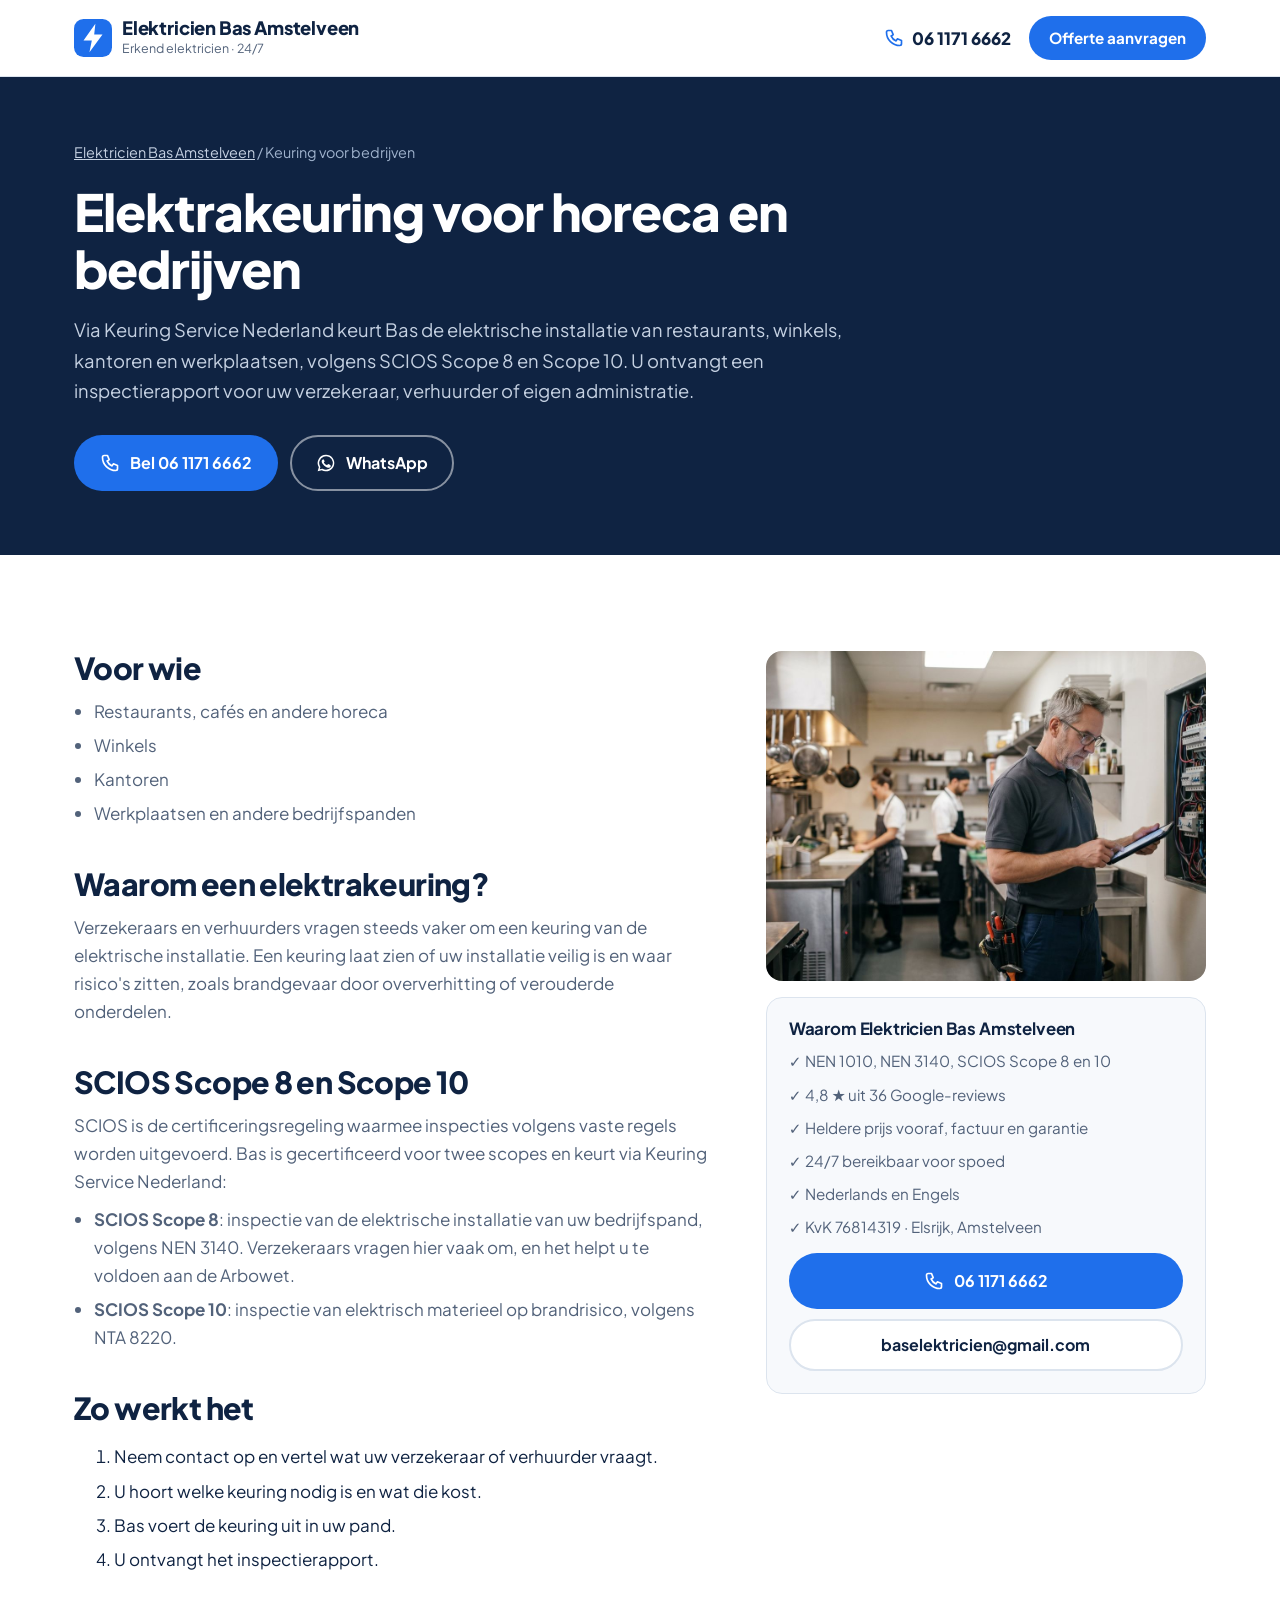
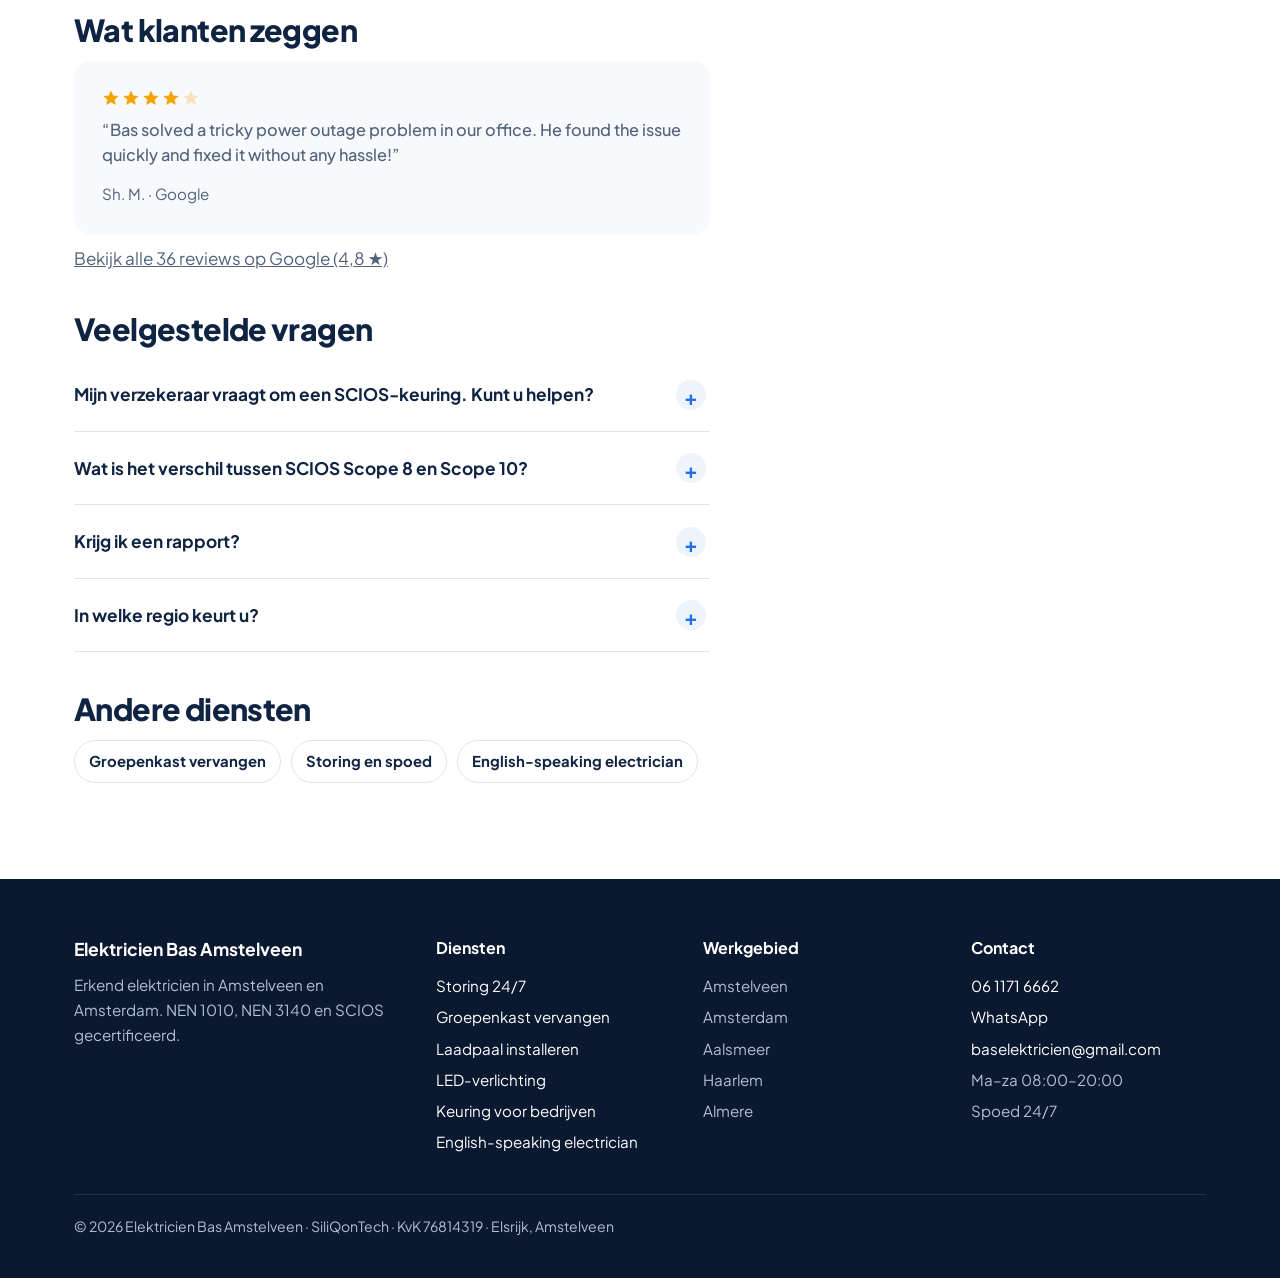
<file: elektra-keuring-bedrijven/index.html>
<!DOCTYPE html>
<html lang="nl" data-lang="nl">
<head>
<!-- Google Tag Manager -->
<script async src="https://www.googletagmanager.com/gtm.js?id=GTM-NC5DWHLM"></script>
<script>
  window.dataLayer = window.dataLayer || [];
  function gtag(){dataLayer.push(arguments);}
  gtag('js', new Date());
</script>
<!-- End Google Tag Manager -->
<meta charset="utf-8">
<meta name="viewport" content="width=device-width, initial-scale=1">
<title>Elektrakeuring horeca en bedrijven (SCIOS Scope 8 en 10) | Elektricien Bas Amstelveen</title>
<meta name="description" content="SCIOS Scope 8- en Scope 10-keuring voor restaurants, winkels en kantoren in Amstelveen en Amsterdam, via Keuring Service Nederland. Met inspectierapport voor verzekeraar of verhuurder.">
<meta name="theme-color" content="#0F2342">
<link rel="canonical" href="https://elektricien-bas.vercel.app/elektra-keuring-bedrijven/">
<meta property="og:type" content="website">
<meta property="og:title" content="Elektrakeuring voor horeca en bedrijven">
<meta property="og:description" content="SCIOS Scope 8- en Scope 10-keuring voor restaurants, winkels en kantoren in Amstelveen en Amsterdam, via Keuring Service Nederland. Met inspectierapport voor verzekeraar of verhuurder.">
<meta property="og:image" content="https://elektricien-bas.vercel.app/images/keuring-horeca-breed.jpg">
<meta property="og:url" content="https://elektricien-bas.vercel.app/elektra-keuring-bedrijven/">
<link rel="icon" href="data:image/svg+xml,%3Csvg xmlns='http://www.w3.org/2000/svg' viewBox='0 0 32 32'%3E%3Crect width='32' height='32' rx='8' fill='%231F6FEB'/%3E%3Cpath d='M18 4 8 18h7l-2 10 11-15h-7z' fill='%23fff'/%3E%3C/svg%3E">
<link rel="preconnect" href="https://fonts.googleapis.com">
<link rel="preconnect" href="https://fonts.gstatic.com" crossorigin>
<link href="https://fonts.googleapis.com/css2?family=Plus+Jakarta+Sans:wght@400;500;700;800&display=swap" rel="stylesheet">
<link rel="stylesheet" href="../styles.css">
<script type="application/ld+json">
[
 {
  "@context": "https://schema.org",
  "@type": "Service",
  "name": "Elektrakeuring voor horeca en bedrijven",
  "description": "SCIOS Scope 8- en Scope 10-keuring voor restaurants, winkels en kantoren in Amstelveen en Amsterdam, via Keuring Service Nederland. Met inspectierapport voor verzekeraar of verhuurder.",
  "url": "https://elektricien-bas.vercel.app/elektra-keuring-bedrijven/",
  "areaServed": [
   "Amstelveen",
   "Amsterdam",
   "Aalsmeer",
   "Haarlem",
   "Almere"
  ],
  "provider": {
   "@type": "Electrician",
   "name": "Elektricien Bas Amstelveen",
   "legalName": "SiliQonTech",
   "url": "https://elektricien-bas.vercel.app/",
   "telephone": "+31611716662",
   "email": "baselektricien@gmail.com",
   "address": {
    "@type": "PostalAddress",
    "addressLocality": "Amstelveen",
    "addressCountry": "NL"
   }
  }
 },
 {
  "@context": "https://schema.org",
  "@type": "BreadcrumbList",
  "itemListElement": [
   {
    "@type": "ListItem",
    "position": 1,
    "name": "Elektricien Bas Amstelveen",
    "item": "https://elektricien-bas.vercel.app/"
   },
   {
    "@type": "ListItem",
    "position": 2,
    "name": "Keuring voor bedrijven",
    "item": "https://elektricien-bas.vercel.app/elektra-keuring-bedrijven/"
   }
  ]
 },
 {
  "@context": "https://schema.org",
  "@type": "FAQPage",
  "mainEntity": [
   {
    "@type": "Question",
    "name": "Mijn verzekeraar vraagt om een SCIOS-keuring. Kunt u helpen?",
    "acceptedAnswer": {
     "@type": "Answer",
     "text": "Ja. Bas is gecertificeerd voor SCIOS Scope 8 en Scope 10 en keurt via Keuring Service Nederland. Vertel wat uw verzekeraar vraagt, dan hoort u welke keuring nodig is en wat die kost."
    }
   },
   {
    "@type": "Question",
    "name": "Wat is het verschil tussen SCIOS Scope 8 en Scope 10?",
    "acceptedAnswer": {
     "@type": "Answer",
     "text": "Scope 8 is een inspectie van de elektrische installatie van uw bedrijfspand volgens NEN 3140, vaak gevraagd door verzekeraars en voor de Arbowet. Scope 10 is een inspectie van elektrisch materieel op brandrisico volgens NTA 8220. Bas is voor beide gecertificeerd."
    }
   },
   {
    "@type": "Question",
    "name": "Krijg ik een rapport?",
    "acceptedAnswer": {
     "@type": "Answer",
     "text": "Ja, na de keuring ontvangt u een inspectierapport voor uw verzekeraar, verhuurder of eigen administratie."
    }
   },
   {
    "@type": "Question",
    "name": "In welke regio keurt u?",
    "acceptedAnswer": {
     "@type": "Answer",
     "text": "Amstelveen, Amsterdam, Aalsmeer, Haarlem, Almere en omgeving."
    }
   }
  ]
 }
]
</script>
</head>
<body>
<svg width="0" height="0" style="position:absolute" aria-hidden="true">
  <symbol id="i-phone" viewBox="0 0 24 24"><path fill="none" stroke="currentColor" stroke-width="2" stroke-linejoin="round" d="M5 3h4l2 5-2.5 1.5a11 11 0 0 0 6 6L16 13l5 2v4a2 2 0 0 1-2 2A16 16 0 0 1 3 5a2 2 0 0 1 2-2z"/></symbol>
  <symbol id="i-wa" viewBox="0 0 24 24"><path fill="currentColor" d="M12 2a10 10 0 0 0-8.6 15.1L2 22l5-1.3A10 10 0 1 0 12 2zm0 18.2a8.2 8.2 0 0 1-4.2-1.2l-.3-.2-3 .8.8-2.9-.2-.3A8.2 8.2 0 1 1 12 20.2zm4.5-6.1c-.2-.1-1.5-.7-1.7-.8s-.4-.1-.6.1-.7.8-.8 1-.3.2-.5.1a6.7 6.7 0 0 1-3.3-2.9c-.3-.4.3-.4.7-1.3.1-.2 0-.3 0-.4l-.8-1.8c-.2-.5-.4-.4-.6-.4h-.5a1 1 0 0 0-.7.3 3 3 0 0 0-.9 2.2 5.2 5.2 0 0 0 1.1 2.8 11.9 11.9 0 0 0 4.6 4c1.7.7 2.4.8 3.2.7a2.8 2.8 0 0 0 1.8-1.3 2.3 2.3 0 0 0 .2-1.3c-.1-.1-.3-.2-.5-.3z"/></symbol>
  <symbol id="i-mail" viewBox="0 0 24 24"><rect x="3" y="5" width="18" height="14" rx="2" fill="none" stroke="currentColor" stroke-width="2"/><path fill="none" stroke="currentColor" stroke-width="2" stroke-linejoin="round" d="m3.5 6.5 8.5 7 8.5-7"/></symbol>
  <symbol id="i-doc" viewBox="0 0 24 24"><path fill="none" stroke="currentColor" stroke-width="2" stroke-linejoin="round" d="M6 3h9l4 4v14H6z"/><path fill="none" stroke="currentColor" stroke-width="2" stroke-linecap="round" d="M9 12h7M9 16h5"/></symbol>
  <symbol id="i-check" viewBox="0 0 24 24"><path fill="none" stroke="currentColor" stroke-width="2.5" stroke-linecap="round" stroke-linejoin="round" d="m5 12.5 4.5 4.5L19 7.5"/></symbol>
  <symbol id="i-shield" viewBox="0 0 24 24"><path fill="none" stroke="currentColor" stroke-width="2" stroke-linejoin="round" d="M12 3 4 6v6c0 4.5 3.4 8.2 8 9 4.6-.8 8-4.5 8-9V6z"/><path fill="none" stroke="currentColor" stroke-width="2" stroke-linecap="round" d="m8.5 12 2.5 2.5 4.5-5"/></symbol>
  <symbol id="i-star" viewBox="0 0 24 24"><path fill="currentColor" d="m12 2 3 6.6 7.2.7-5.4 4.9 1.6 7.1L12 17.6l-6.4 3.7 1.6-7.1L1.8 9.3 9 8.6z"/></symbol>
  <symbol id="i-fault" viewBox="0 0 24 24"><path fill="none" stroke="currentColor" stroke-width="1.6" stroke-linejoin="round" d="M12 3 2 20h20z"/><path fill="currentColor" d="m13 9-3 5h2l-1 3.5 3-5h-2z"/></symbol>
  <symbol id="i-cam" viewBox="0 0 24 24"><path fill="none" stroke="currentColor" stroke-width="1.6" stroke-linejoin="round" d="M3 7h12l2 3h4v8H3z"/><circle cx="10" cy="13" r="3" fill="none" stroke="currentColor" stroke-width="1.6"/></symbol>
  <symbol id="i-bolt" viewBox="0 0 24 24"><path fill="currentColor" d="M13.5 2 4 14h6l-1.5 8L18 10h-6z"/></symbol>
</svg>

<header class="site-header">
  <div class="wrap bar">
    <a class="brand" href="../" aria-label="Elektricien Bas">
      <svg viewBox="0 0 32 32" aria-hidden="true"><rect width="32" height="32" rx="8" fill="#1F6FEB"/><path d="M18 4 8 18h7l-2 10 11-15h-7z" fill="#fff"/></svg>
      <span><b>Elektricien Bas Amstelveen</b><small>Erkend elektricien · 24/7</small></span>
    </a>
    <nav class="nav" aria-label="Menu">
      <a href="../#diensten">Diensten</a>
      <a href="../#zakelijk">Zakelijk</a>
      <a href="../#reviews">Reviews</a>
      <a href="../#contact">Contact</a>
    </nav>
    <a class="hphone" href="tel:+31611716662"><svg aria-hidden="true"><use href="#i-phone"/></svg><span>06 1171 6662</span></a>
    <a class="btn btn-primary" href="../#contact">Offerte aanvragen</a>
  </div>
</header>

<main>
<div class="sub-hero">
  <div class="wrap">
    <p class="crumbs"><a href="../">Elektricien Bas Amstelveen</a> / Keuring voor bedrijven</p>
    <h1>Elektrakeuring voor horeca en bedrijven</h1>
    <p class="sub">Via Keuring Service Nederland keurt Bas de elektrische installatie van restaurants, winkels, kantoren en werkplaatsen, volgens SCIOS Scope 8 en Scope 10. U ontvangt een inspectierapport voor uw verzekeraar, verhuurder of eigen administratie.</p>
    <div class="actions">
      <a class="btn btn-primary" href="tel:+31611716662"><svg aria-hidden="true"><use href="#i-phone"/></svg>Bel 06 1171 6662</a>
      <a class="btn btn-ghost" href="https://wa.me/31611716662"><svg aria-hidden="true"><use href="#i-wa"/></svg>WhatsApp</a>
    </div>
  </div>
</div>

<section>
  <div class="wrap sub-grid">
    <div class="prose">
<h2>Voor wie</h2>
<ul>
<li>Restaurants, cafés en andere horeca</li>
<li>Winkels</li>
<li>Kantoren</li>
<li>Werkplaatsen en andere bedrijfspanden</li>
</ul>
<h2>Waarom een elektrakeuring?</h2>
<p>Verzekeraars en verhuurders vragen steeds vaker om een keuring van de elektrische installatie. Een keuring laat zien of uw installatie veilig is en waar risico's zitten, zoals brandgevaar door oververhitting of verouderde onderdelen.</p>
<h2>SCIOS Scope 8 en Scope 10</h2>
<p>SCIOS is de certificeringsregeling waarmee inspecties volgens vaste regels worden uitgevoerd. Bas is gecertificeerd voor twee scopes en keurt via Keuring Service Nederland:</p>
<ul>
<li><b>SCIOS Scope 8</b>: inspectie van de elektrische installatie van uw bedrijfspand, volgens NEN 3140. Verzekeraars vragen hier vaak om, en het helpt u te voldoen aan de Arbowet.</li>
<li><b>SCIOS Scope 10</b>: inspectie van elektrisch materieel op brandrisico, volgens NTA 8220.</li>
</ul>
<h2>Zo werkt het</h2>
<ol>
<li>Neem contact op en vertel wat uw verzekeraar of verhuurder vraagt.</li>
<li>U hoort welke keuring nodig is en wat die kost.</li>
<li>Bas voert de keuring uit in uw pand.</li>
<li>U ontvangt het inspectierapport.</li>
</ol>
      <h2>Wat klanten zeggen</h2>
      <blockquote class="rev" style="margin-top:14px"><div class="stars" aria-label="4 sterren"><svg><use href="#i-star"/></svg><svg><use href="#i-star"/></svg><svg><use href="#i-star"/></svg><svg><use href="#i-star"/></svg><svg style="opacity:.25"><use href="#i-star"/></svg></div><p>“Bas solved a tricky power outage problem in our office. He found the issue quickly and fixed it without any hassle!”</p><footer>Sh. M. · Google</footer></blockquote>
      <p><a href="https://share.google/DkXc5CWJVsimw3Rsk" target="_blank" rel="noopener">Bekijk alle 36 reviews op Google (4,8 ★)</a></p>
      <h2>Veelgestelde vragen</h2>
      <details><summary>Mijn verzekeraar vraagt om een SCIOS-keuring. Kunt u helpen?</summary><p>Ja. Bas is gecertificeerd voor SCIOS Scope 8 en Scope 10 en keurt via Keuring Service Nederland. Vertel wat uw verzekeraar vraagt, dan hoort u welke keuring nodig is en wat die kost.</p></details>
<details><summary>Wat is het verschil tussen SCIOS Scope 8 en Scope 10?</summary><p>Scope 8 is een inspectie van de elektrische installatie van uw bedrijfspand volgens NEN 3140, vaak gevraagd door verzekeraars en voor de Arbowet. Scope 10 is een inspectie van elektrisch materieel op brandrisico volgens NTA 8220. Bas is voor beide gecertificeerd.</p></details>
<details><summary>Krijg ik een rapport?</summary><p>Ja, na de keuring ontvangt u een inspectierapport voor uw verzekeraar, verhuurder of eigen administratie.</p></details>
<details><summary>In welke regio keurt u?</summary><p>Amstelveen, Amsterdam, Aalsmeer, Haarlem, Almere en omgeving.</p></details>
      <h2>Andere diensten</h2>
      <div class="related"><a href="../groepenkast-vervangen/">Groepenkast vervangen</a><a href="../storing-elektricien-24-7/">Storing en spoed</a><a href="../english-speaking-electrician-amsterdam/">English-speaking electrician</a></div>
    </div>
    <aside class="aside">
      <img src="../images/keuring-horeca-breed.jpg" alt="" loading="lazy">
      <div class="box">
        <h3>Waarom Elektricien Bas Amstelveen</h3>
        <ul>
          <li>✓ NEN 1010, NEN 3140, SCIOS Scope 8 en 10</li>
          <li>✓ 4,8 ★ uit 36 Google-reviews</li>
          <li>✓ Heldere prijs vooraf, factuur en garantie</li>
          <li>✓ 24/7 bereikbaar voor spoed</li>
          <li>✓ Nederlands en Engels</li>
          <li>✓ KvK 76814319 · Elsrijk, Amstelveen</li>
        </ul>
        <a class="btn btn-primary" href="tel:+31611716662"><svg aria-hidden="true"><use href="#i-phone"/></svg>06 1171 6662</a>
        <a class="btn btn-line" style="margin-top:10px" href="mailto:baselektricien@gmail.com">baselektricien@gmail.com</a>
      </div>
    </aside>
  </div>
</section>
</main>

<footer class="site">
  <div class="wrap">
    <div class="fgrid">
      <div><b style="color:#fff;font-size:1.1rem">Elektricien Bas Amstelveen</b><p style="margin-top:8px"><span lang="nl">Erkend elektricien in Amstelveen en Amsterdam. NEN 1010, NEN 3140 en SCIOS gecertificeerd.</span><span lang="en">Certified electrician in Amstelveen and Amsterdam. NEN 1010, NEN 3140 and SCIOS certified.</span></p></div>
      <div><h4><span lang="nl">Diensten</span><span lang="en">Services</span></h4><ul><li><a href="../storing-elektricien-24-7/"><span lang="nl">Storing 24/7</span><span lang="en">Faults 24/7</span></a></li><li><a href="../groepenkast-vervangen/"><span lang="nl">Groepenkast vervangen</span><span lang="en">Fuse box replacement</span></a></li><li><a href="../laadpaal-installeren-amstelveen/"><span lang="nl">Laadpaal installeren</span><span lang="en">EV charger installation</span></a></li><li><a href="../led-verlichting/"><span lang="nl">LED-verlichting</span><span lang="en">LED lighting</span></a></li><li><a href="../elektra-keuring-bedrijven/"><span lang="nl">Keuring voor bedrijven</span><span lang="en">Business inspections</span></a></li><li><a href="../english-speaking-electrician-amsterdam/">English-speaking electrician</a></li></ul></div>
      <div><h4><span lang="nl">Werkgebied</span><span lang="en">Area</span></h4><ul><li>Amstelveen</li><li>Amsterdam</li><li>Aalsmeer</li><li>Haarlem</li><li>Almere</li></ul></div>
      <div><h4>Contact</h4><ul><li><a href="tel:+31611716662">06 1171 6662</a></li><li><a class="js-wa" href="https://wa.me/31611716662">WhatsApp</a></li><li><a href="mailto:baselektricien@gmail.com">baselektricien@gmail.com</a></li><li><span lang="nl">Ma–za 08:00–20:00</span><span lang="en">Mon–Sat 08:00–20:00</span></li><li><span lang="nl">Spoed 24/7</span><span lang="en">Emergencies 24/7</span></li></ul></div>
    </div>
    <div class="legal">© <span id="yr"></span> Elektricien Bas Amstelveen · SiliQonTech · KvK 76814319 · Elsrijk, Amstelveen</div>
  </div>
</footer>

<div class="mbar">
  <a class="btn btn-primary" href="tel:+31611716662"><svg aria-hidden="true"><use href="#i-phone"/></svg>Bellen</a>
  <a class="btn btn-line" href="https://wa.me/31611716662"><svg aria-hidden="true" style="color:#25D366"><use href="#i-wa"/></svg>WhatsApp</a>
</div>
<script>document.getElementById("yr").textContent=new Date().getFullYear();</script>
</body>
</html>
</file>
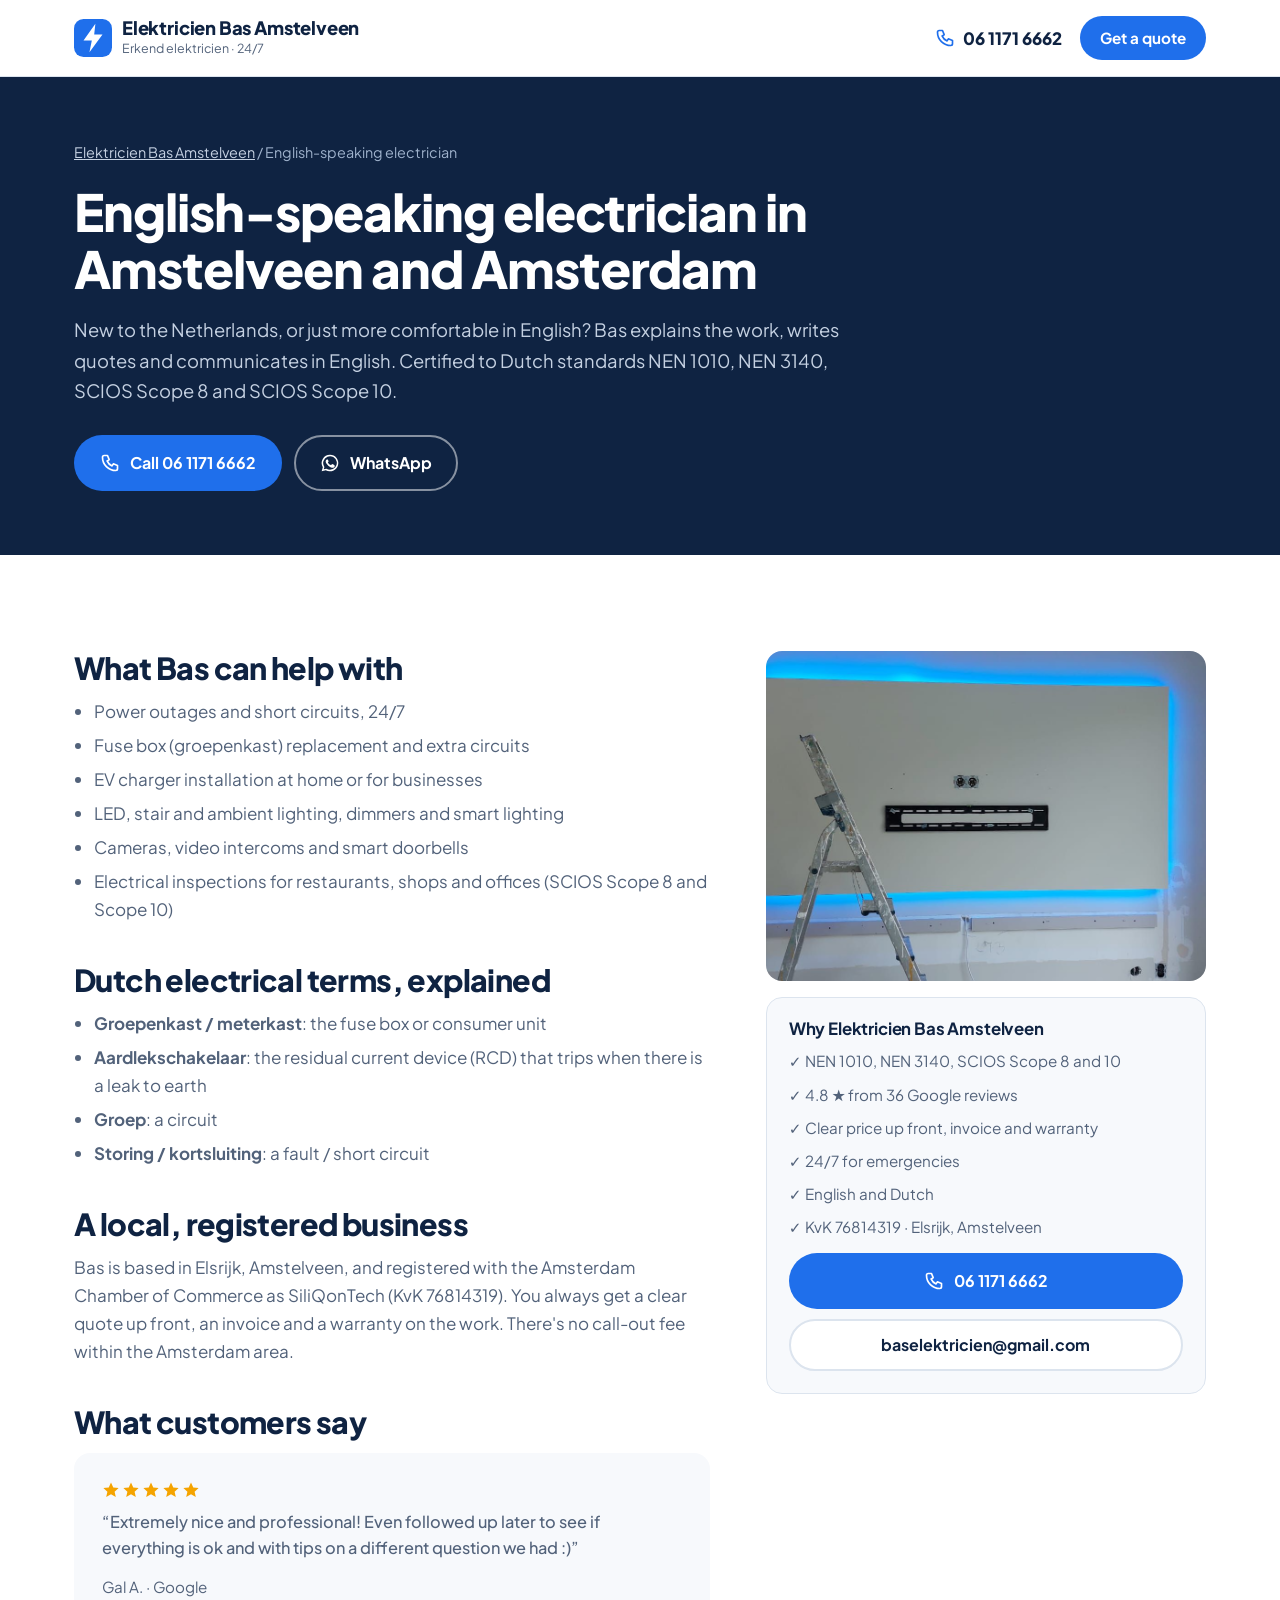
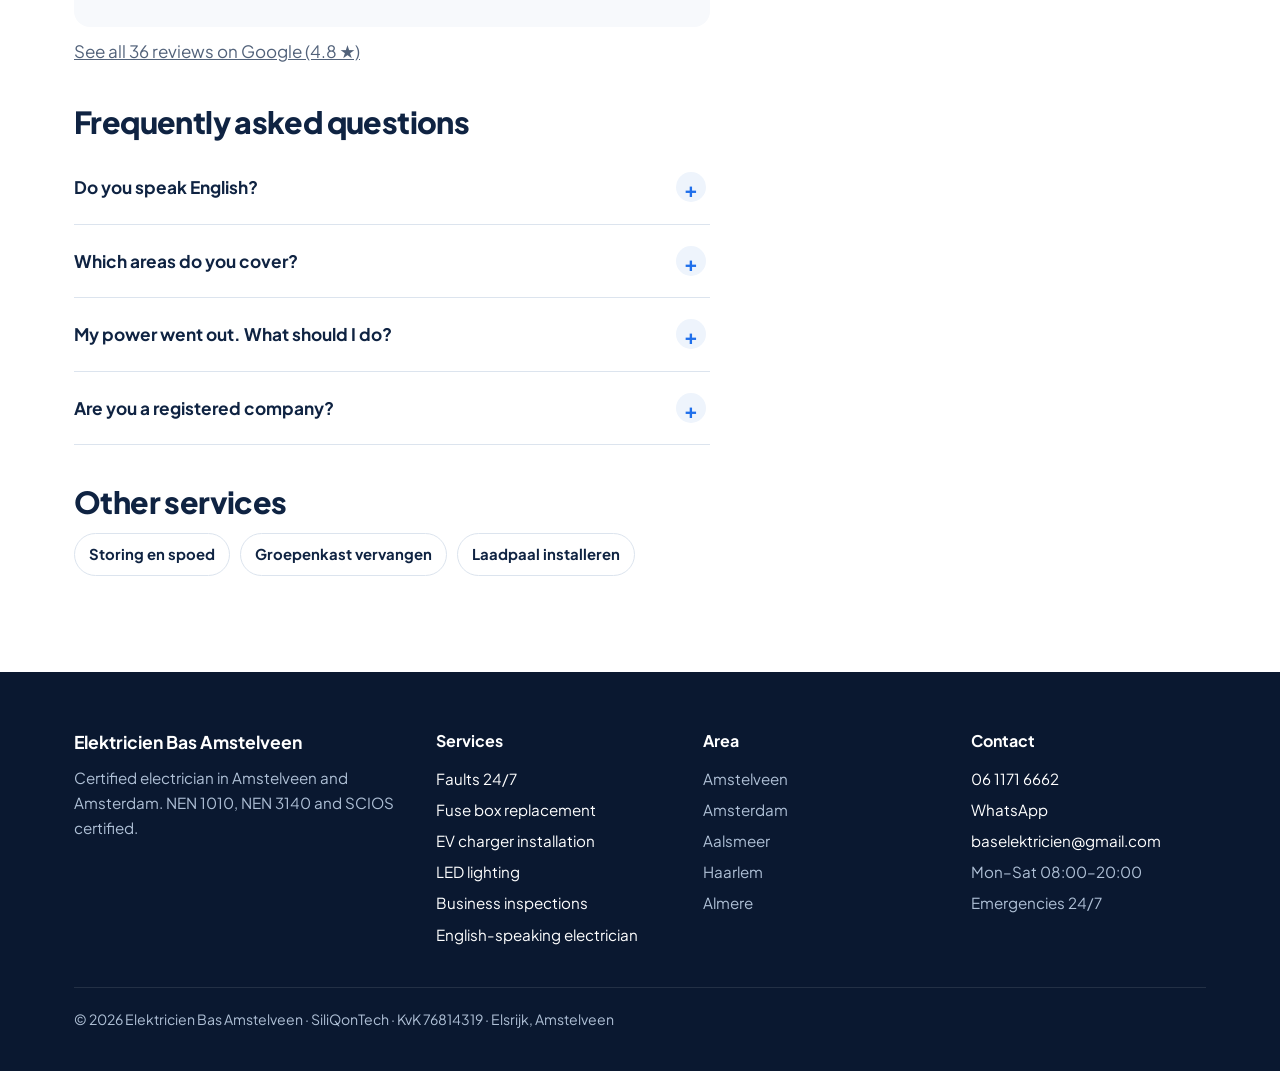
<file: english-speaking-electrician-amsterdam/index.html>
<!DOCTYPE html>
<html lang="en" data-lang="en">
<head>
<!-- Google Tag Manager -->
<script async src="https://www.googletagmanager.com/gtm.js?id=GTM-NC5DWHLM"></script>
<script>
  window.dataLayer = window.dataLayer || [];
  function gtag(){dataLayer.push(arguments);}
  gtag('js', new Date());
</script>
<!-- End Google Tag Manager -->
<meta charset="utf-8">
<meta name="viewport" content="width=device-width, initial-scale=1">
<title>English-speaking electrician in Amstelveen & Amsterdam | Elektricien Bas Amstelveen</title>
<meta name="description" content="Certified English-speaking electrician in Amstelveen and Amsterdam: faults, fuse boxes, EV chargers, LED lighting and business inspections. Quotes and communication in English. 24/7.">
<meta name="theme-color" content="#0F2342">
<link rel="canonical" href="https://elektricien-bas.vercel.app/english-speaking-electrician-amsterdam/">
<meta property="og:type" content="website">
<meta property="og:title" content="English-speaking electrician in Amstelveen and Amsterdam">
<meta property="og:description" content="Certified English-speaking electrician in Amstelveen and Amsterdam: faults, fuse boxes, EV chargers, LED lighting and business inspections. Quotes and communication in English. 24/7.">
<meta property="og:image" content="https://elektricien-bas.vercel.app/images/tv-wand-led.jpg">
<meta property="og:url" content="https://elektricien-bas.vercel.app/english-speaking-electrician-amsterdam/">
<link rel="icon" href="data:image/svg+xml,%3Csvg xmlns='http://www.w3.org/2000/svg' viewBox='0 0 32 32'%3E%3Crect width='32' height='32' rx='8' fill='%231F6FEB'/%3E%3Cpath d='M18 4 8 18h7l-2 10 11-15h-7z' fill='%23fff'/%3E%3C/svg%3E">
<link rel="preconnect" href="https://fonts.googleapis.com">
<link rel="preconnect" href="https://fonts.gstatic.com" crossorigin>
<link href="https://fonts.googleapis.com/css2?family=Plus+Jakarta+Sans:wght@400;500;700;800&display=swap" rel="stylesheet">
<link rel="stylesheet" href="../styles.css">
<script type="application/ld+json">
[
 {
  "@context": "https://schema.org",
  "@type": "Service",
  "name": "English-speaking electrician in Amstelveen and Amsterdam",
  "description": "Certified English-speaking electrician in Amstelveen and Amsterdam: faults, fuse boxes, EV chargers, LED lighting and business inspections. Quotes and communication in English. 24/7.",
  "url": "https://elektricien-bas.vercel.app/english-speaking-electrician-amsterdam/",
  "areaServed": [
   "Amstelveen",
   "Amsterdam",
   "Aalsmeer",
   "Haarlem",
   "Almere"
  ],
  "provider": {
   "@type": "Electrician",
   "name": "Elektricien Bas Amstelveen",
   "legalName": "SiliQonTech",
   "url": "https://elektricien-bas.vercel.app/",
   "telephone": "+31611716662",
   "email": "baselektricien@gmail.com",
   "address": {
    "@type": "PostalAddress",
    "addressLocality": "Amstelveen",
    "addressCountry": "NL"
   }
  }
 },
 {
  "@context": "https://schema.org",
  "@type": "BreadcrumbList",
  "itemListElement": [
   {
    "@type": "ListItem",
    "position": 1,
    "name": "Elektricien Bas Amstelveen",
    "item": "https://elektricien-bas.vercel.app/"
   },
   {
    "@type": "ListItem",
    "position": 2,
    "name": "English-speaking electrician",
    "item": "https://elektricien-bas.vercel.app/english-speaking-electrician-amsterdam/"
   }
  ]
 },
 {
  "@context": "https://schema.org",
  "@type": "FAQPage",
  "mainEntity": [
   {
    "@type": "Question",
    "name": "Do you speak English?",
    "acceptedAnswer": {
     "@type": "Answer",
     "text": "Yes. Quotes, explanations and all communication can be in English or Dutch."
    }
   },
   {
    "@type": "Question",
    "name": "Which areas do you cover?",
    "acceptedAnswer": {
     "@type": "Answer",
     "text": "Amstelveen, Amsterdam, Aalsmeer, Haarlem, Almere and the surrounding area."
    }
   },
   {
    "@type": "Question",
    "name": "My power went out. What should I do?",
    "acceptedAnswer": {
     "@type": "Answer",
     "text": "Don't touch damaged cables or scorched sockets. Check which circuit or RCD has tripped in the fuse box, unplug appliances on that circuit and switch it back on. If it trips again, leave it off and call 06 1171 6662."
    }
   },
   {
    "@type": "Question",
    "name": "Are you a registered company?",
    "acceptedAnswer": {
     "@type": "Answer",
     "text": "Yes, registered with the Amsterdam Chamber of Commerce as SiliQonTech, KvK number 76814319."
    }
   }
  ]
 }
]
</script>
</head>
<body>
<svg width="0" height="0" style="position:absolute" aria-hidden="true">
  <symbol id="i-phone" viewBox="0 0 24 24"><path fill="none" stroke="currentColor" stroke-width="2" stroke-linejoin="round" d="M5 3h4l2 5-2.5 1.5a11 11 0 0 0 6 6L16 13l5 2v4a2 2 0 0 1-2 2A16 16 0 0 1 3 5a2 2 0 0 1 2-2z"/></symbol>
  <symbol id="i-wa" viewBox="0 0 24 24"><path fill="currentColor" d="M12 2a10 10 0 0 0-8.6 15.1L2 22l5-1.3A10 10 0 1 0 12 2zm0 18.2a8.2 8.2 0 0 1-4.2-1.2l-.3-.2-3 .8.8-2.9-.2-.3A8.2 8.2 0 1 1 12 20.2zm4.5-6.1c-.2-.1-1.5-.7-1.7-.8s-.4-.1-.6.1-.7.8-.8 1-.3.2-.5.1a6.7 6.7 0 0 1-3.3-2.9c-.3-.4.3-.4.7-1.3.1-.2 0-.3 0-.4l-.8-1.8c-.2-.5-.4-.4-.6-.4h-.5a1 1 0 0 0-.7.3 3 3 0 0 0-.9 2.2 5.2 5.2 0 0 0 1.1 2.8 11.9 11.9 0 0 0 4.6 4c1.7.7 2.4.8 3.2.7a2.8 2.8 0 0 0 1.8-1.3 2.3 2.3 0 0 0 .2-1.3c-.1-.1-.3-.2-.5-.3z"/></symbol>
  <symbol id="i-mail" viewBox="0 0 24 24"><rect x="3" y="5" width="18" height="14" rx="2" fill="none" stroke="currentColor" stroke-width="2"/><path fill="none" stroke="currentColor" stroke-width="2" stroke-linejoin="round" d="m3.5 6.5 8.5 7 8.5-7"/></symbol>
  <symbol id="i-doc" viewBox="0 0 24 24"><path fill="none" stroke="currentColor" stroke-width="2" stroke-linejoin="round" d="M6 3h9l4 4v14H6z"/><path fill="none" stroke="currentColor" stroke-width="2" stroke-linecap="round" d="M9 12h7M9 16h5"/></symbol>
  <symbol id="i-check" viewBox="0 0 24 24"><path fill="none" stroke="currentColor" stroke-width="2.5" stroke-linecap="round" stroke-linejoin="round" d="m5 12.5 4.5 4.5L19 7.5"/></symbol>
  <symbol id="i-shield" viewBox="0 0 24 24"><path fill="none" stroke="currentColor" stroke-width="2" stroke-linejoin="round" d="M12 3 4 6v6c0 4.5 3.4 8.2 8 9 4.6-.8 8-4.5 8-9V6z"/><path fill="none" stroke="currentColor" stroke-width="2" stroke-linecap="round" d="m8.5 12 2.5 2.5 4.5-5"/></symbol>
  <symbol id="i-star" viewBox="0 0 24 24"><path fill="currentColor" d="m12 2 3 6.6 7.2.7-5.4 4.9 1.6 7.1L12 17.6l-6.4 3.7 1.6-7.1L1.8 9.3 9 8.6z"/></symbol>
  <symbol id="i-fault" viewBox="0 0 24 24"><path fill="none" stroke="currentColor" stroke-width="1.6" stroke-linejoin="round" d="M12 3 2 20h20z"/><path fill="currentColor" d="m13 9-3 5h2l-1 3.5 3-5h-2z"/></symbol>
  <symbol id="i-cam" viewBox="0 0 24 24"><path fill="none" stroke="currentColor" stroke-width="1.6" stroke-linejoin="round" d="M3 7h12l2 3h4v8H3z"/><circle cx="10" cy="13" r="3" fill="none" stroke="currentColor" stroke-width="1.6"/></symbol>
  <symbol id="i-bolt" viewBox="0 0 24 24"><path fill="currentColor" d="M13.5 2 4 14h6l-1.5 8L18 10h-6z"/></symbol>
</svg>

<header class="site-header">
  <div class="wrap bar">
    <a class="brand" href="../" aria-label="Elektricien Bas">
      <svg viewBox="0 0 32 32" aria-hidden="true"><rect width="32" height="32" rx="8" fill="#1F6FEB"/><path d="M18 4 8 18h7l-2 10 11-15h-7z" fill="#fff"/></svg>
      <span><b>Elektricien Bas Amstelveen</b><small>Erkend elektricien · 24/7</small></span>
    </a>
    <nav class="nav" aria-label="Menu">
      <a href="../#diensten">Services</a>
      <a href="../#zakelijk">Business</a>
      <a href="../#reviews">Reviews</a>
      <a href="../#contact">Contact</a>
    </nav>
    <a class="hphone" href="tel:+31611716662"><svg aria-hidden="true"><use href="#i-phone"/></svg><span>06 1171 6662</span></a>
    <a class="btn btn-primary" href="../#contact">Get a quote</a>
  </div>
</header>

<main>
<div class="sub-hero">
  <div class="wrap">
    <p class="crumbs"><a href="../">Elektricien Bas Amstelveen</a> / English-speaking electrician</p>
    <h1>English-speaking electrician in Amstelveen and Amsterdam</h1>
    <p class="sub">New to the Netherlands, or just more comfortable in English? Bas explains the work, writes quotes and communicates in English. Certified to Dutch standards NEN 1010, NEN 3140, SCIOS Scope 8 and SCIOS Scope 10.</p>
    <div class="actions">
      <a class="btn btn-primary" href="tel:+31611716662"><svg aria-hidden="true"><use href="#i-phone"/></svg>Call 06 1171 6662</a>
      <a class="btn btn-ghost" href="https://wa.me/31611716662"><svg aria-hidden="true"><use href="#i-wa"/></svg>WhatsApp</a>
    </div>
  </div>
</div>

<section>
  <div class="wrap sub-grid">
    <div class="prose">
<h2>What Bas can help with</h2>
<ul>
<li>Power outages and short circuits, 24/7</li>
<li>Fuse box (groepenkast) replacement and extra circuits</li>
<li>EV charger installation at home or for businesses</li>
<li>LED, stair and ambient lighting, dimmers and smart lighting</li>
<li>Cameras, video intercoms and smart doorbells</li>
<li>Electrical inspections for restaurants, shops and offices (SCIOS Scope 8 and Scope 10)</li>
</ul>
<h2>Dutch electrical terms, explained</h2>
<ul>
<li><b>Groepenkast / meterkast</b>: the fuse box or consumer unit</li>
<li><b>Aardlekschakelaar</b>: the residual current device (RCD) that trips when there is a leak to earth</li>
<li><b>Groep</b>: a circuit</li>
<li><b>Storing / kortsluiting</b>: a fault / short circuit</li>
</ul>
<h2>A local, registered business</h2>
<p>Bas is based in Elsrijk, Amstelveen, and registered with the Amsterdam Chamber of Commerce as SiliQonTech (KvK 76814319). You always get a clear quote up front, an invoice and a warranty on the work. There's no call-out fee within the Amsterdam area.</p>
      <h2>What customers say</h2>
      <blockquote class="rev" style="margin-top:14px"><div class="stars" aria-label="5 sterren"><svg><use href="#i-star"/></svg><svg><use href="#i-star"/></svg><svg><use href="#i-star"/></svg><svg><use href="#i-star"/></svg><svg><use href="#i-star"/></svg></div><p>“Extremely nice and professional! Even followed up later to see if everything is ok and with tips on a different question we had :)”</p><footer>Gal A. · Google</footer></blockquote>
      <p><a href="https://share.google/DkXc5CWJVsimw3Rsk" target="_blank" rel="noopener">See all 36 reviews on Google (4.8 ★)</a></p>
      <h2>Frequently asked questions</h2>
      <details><summary>Do you speak English?</summary><p>Yes. Quotes, explanations and all communication can be in English or Dutch.</p></details>
<details><summary>Which areas do you cover?</summary><p>Amstelveen, Amsterdam, Aalsmeer, Haarlem, Almere and the surrounding area.</p></details>
<details><summary>My power went out. What should I do?</summary><p>Don&#x27;t touch damaged cables or scorched sockets. Check which circuit or RCD has tripped in the fuse box, unplug appliances on that circuit and switch it back on. If it trips again, leave it off and call 06 1171 6662.</p></details>
<details><summary>Are you a registered company?</summary><p>Yes, registered with the Amsterdam Chamber of Commerce as SiliQonTech, KvK number 76814319.</p></details>
      <h2>Other services</h2>
      <div class="related"><a href="../storing-elektricien-24-7/">Storing en spoed</a><a href="../groepenkast-vervangen/">Groepenkast vervangen</a><a href="../laadpaal-installeren-amstelveen/">Laadpaal installeren</a></div>
    </div>
    <aside class="aside">
      <img src="../images/tv-wand-led.jpg" alt="" loading="lazy">
      <div class="box">
        <h3>Why Elektricien Bas Amstelveen</h3>
        <ul>
          <li>✓ NEN 1010, NEN 3140, SCIOS Scope 8 and 10</li>
          <li>✓ 4.8 ★ from 36 Google reviews</li>
          <li>✓ Clear price up front, invoice and warranty</li>
          <li>✓ 24/7 for emergencies</li>
          <li>✓ English and Dutch</li>
          <li>✓ KvK 76814319 · Elsrijk, Amstelveen</li>
        </ul>
        <a class="btn btn-primary" href="tel:+31611716662"><svg aria-hidden="true"><use href="#i-phone"/></svg>06 1171 6662</a>
        <a class="btn btn-line" style="margin-top:10px" href="mailto:baselektricien@gmail.com">baselektricien@gmail.com</a>
      </div>
    </aside>
  </div>
</section>
</main>

<footer class="site">
  <div class="wrap">
    <div class="fgrid">
      <div><b style="color:#fff;font-size:1.1rem">Elektricien Bas Amstelveen</b><p style="margin-top:8px"><span lang="nl">Erkend elektricien in Amstelveen en Amsterdam. NEN 1010, NEN 3140 en SCIOS gecertificeerd.</span><span lang="en">Certified electrician in Amstelveen and Amsterdam. NEN 1010, NEN 3140 and SCIOS certified.</span></p></div>
      <div><h4><span lang="nl">Diensten</span><span lang="en">Services</span></h4><ul><li><a href="../storing-elektricien-24-7/"><span lang="nl">Storing 24/7</span><span lang="en">Faults 24/7</span></a></li><li><a href="../groepenkast-vervangen/"><span lang="nl">Groepenkast vervangen</span><span lang="en">Fuse box replacement</span></a></li><li><a href="../laadpaal-installeren-amstelveen/"><span lang="nl">Laadpaal installeren</span><span lang="en">EV charger installation</span></a></li><li><a href="../led-verlichting/"><span lang="nl">LED-verlichting</span><span lang="en">LED lighting</span></a></li><li><a href="../elektra-keuring-bedrijven/"><span lang="nl">Keuring voor bedrijven</span><span lang="en">Business inspections</span></a></li><li><a href="../english-speaking-electrician-amsterdam/">English-speaking electrician</a></li></ul></div>
      <div><h4><span lang="nl">Werkgebied</span><span lang="en">Area</span></h4><ul><li>Amstelveen</li><li>Amsterdam</li><li>Aalsmeer</li><li>Haarlem</li><li>Almere</li></ul></div>
      <div><h4>Contact</h4><ul><li><a href="tel:+31611716662">06 1171 6662</a></li><li><a class="js-wa" href="https://wa.me/31611716662">WhatsApp</a></li><li><a href="mailto:baselektricien@gmail.com">baselektricien@gmail.com</a></li><li><span lang="nl">Ma–za 08:00–20:00</span><span lang="en">Mon–Sat 08:00–20:00</span></li><li><span lang="nl">Spoed 24/7</span><span lang="en">Emergencies 24/7</span></li></ul></div>
    </div>
    <div class="legal">© <span id="yr"></span> Elektricien Bas Amstelveen · SiliQonTech · KvK 76814319 · Elsrijk, Amstelveen</div>
  </div>
</footer>

<div class="mbar">
  <a class="btn btn-primary" href="tel:+31611716662"><svg aria-hidden="true"><use href="#i-phone"/></svg>Call</a>
  <a class="btn btn-line" href="https://wa.me/31611716662"><svg aria-hidden="true" style="color:#25D366"><use href="#i-wa"/></svg>WhatsApp</a>
</div>
<script>document.getElementById("yr").textContent=new Date().getFullYear();</script>
</body>
</html>
</file>
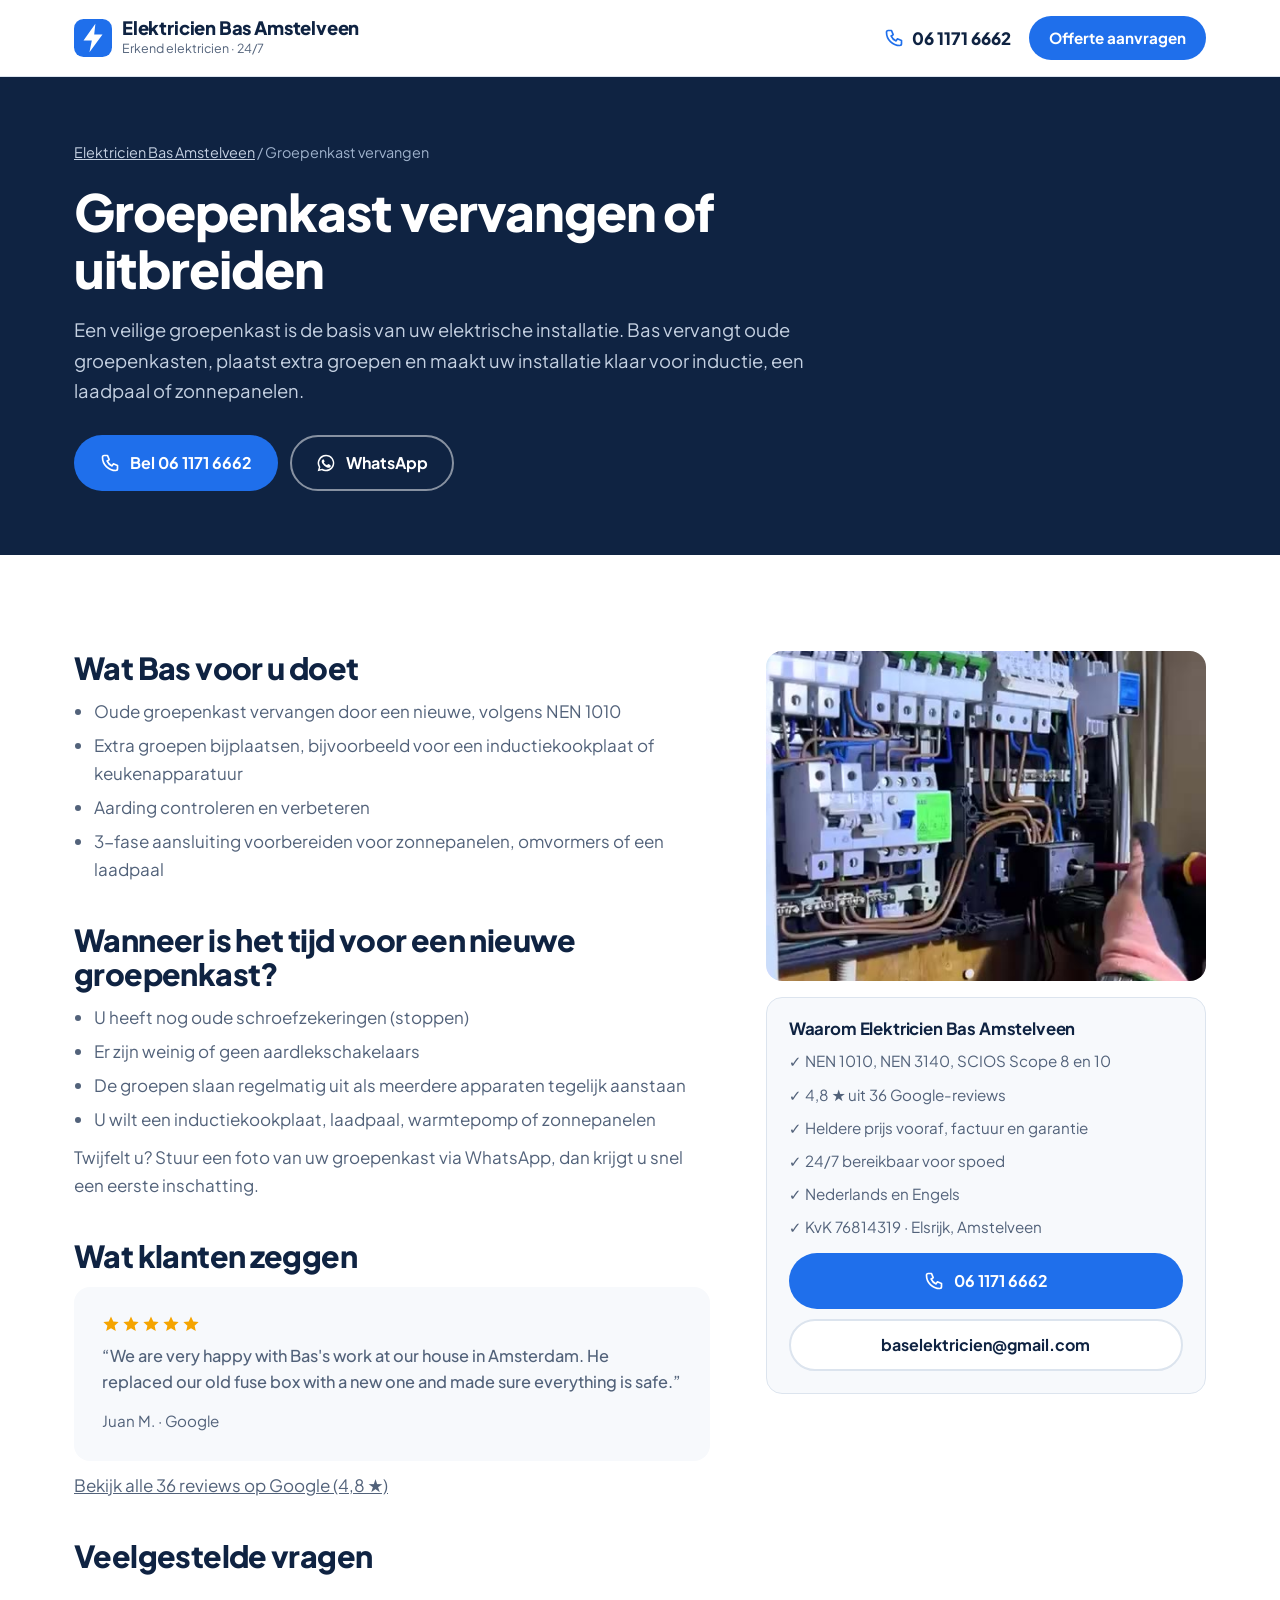
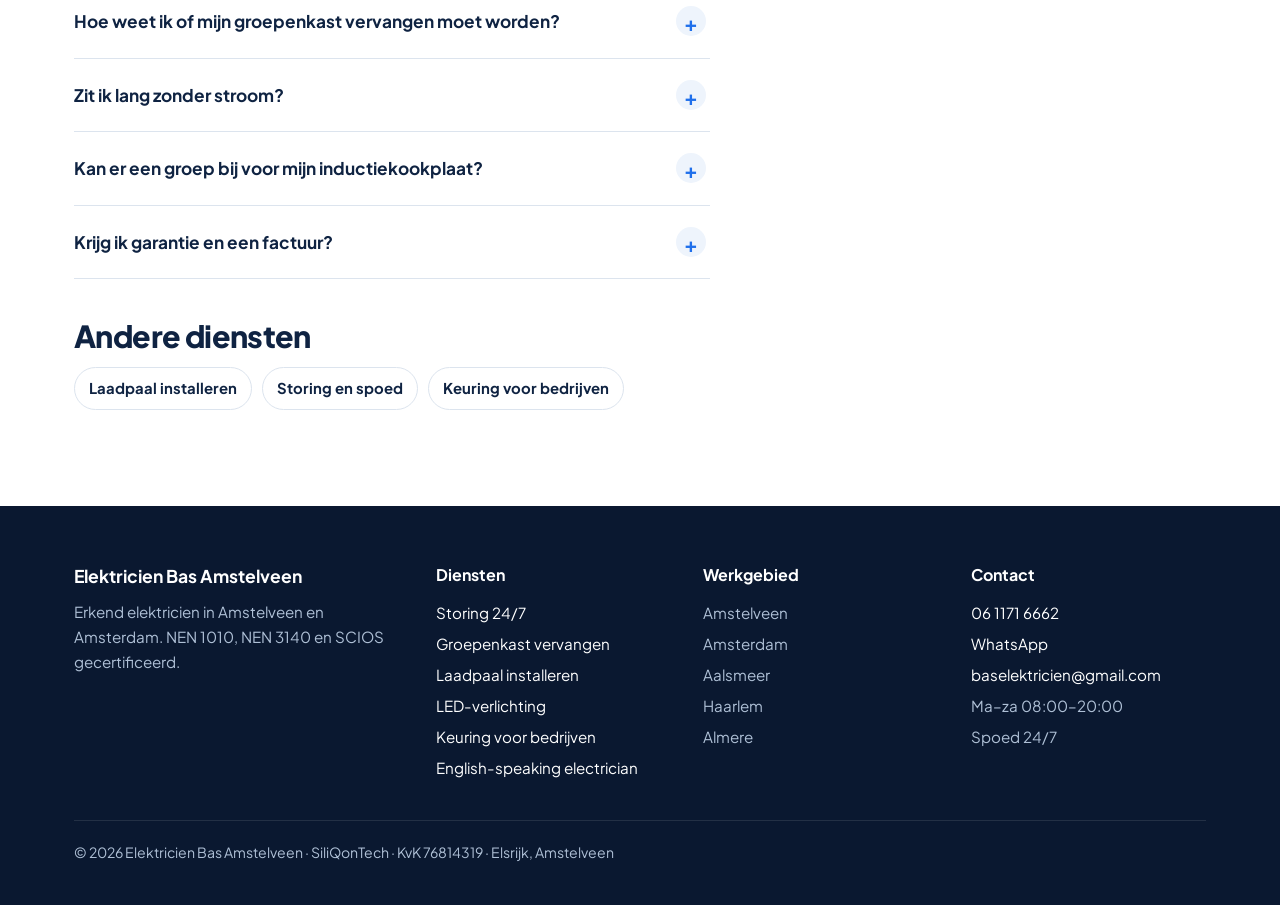
<file: groepenkast-vervangen/index.html>
<!DOCTYPE html>
<html lang="nl" data-lang="nl">
<head>
<!-- Google Tag Manager -->
<script async src="https://www.googletagmanager.com/gtm.js?id=GTM-NC5DWHLM"></script>
<script>
  window.dataLayer = window.dataLayer || [];
  function gtag(){dataLayer.push(arguments);}
  gtag('js', new Date());
</script>
<!-- End Google Tag Manager -->
<meta charset="utf-8">
<meta name="viewport" content="width=device-width, initial-scale=1">
<title>Groepenkast vervangen in Amstelveen en Amsterdam | Elektricien Bas Amstelveen</title>
<meta name="description" content="Groepenkast of meterkast vervangen of uitbreiden in Amstelveen en Amsterdam. NEN 1010 en NEN 3140 gecertificeerde elektricien. Extra groepen, aardlekschakelaars, 3-fase.">
<meta name="theme-color" content="#0F2342">
<link rel="canonical" href="https://elektricien-bas.vercel.app/groepenkast-vervangen/">
<meta property="og:type" content="website">
<meta property="og:title" content="Groepenkast vervangen of uitbreiden">
<meta property="og:description" content="Groepenkast of meterkast vervangen of uitbreiden in Amstelveen en Amsterdam. NEN 1010 en NEN 3140 gecertificeerde elektricien. Extra groepen, aardlekschakelaars, 3-fase.">
<meta property="og:image" content="https://elektricien-bas.vercel.app/images/groepenkast-poster.jpg">
<meta property="og:url" content="https://elektricien-bas.vercel.app/groepenkast-vervangen/">
<link rel="icon" href="data:image/svg+xml,%3Csvg xmlns='http://www.w3.org/2000/svg' viewBox='0 0 32 32'%3E%3Crect width='32' height='32' rx='8' fill='%231F6FEB'/%3E%3Cpath d='M18 4 8 18h7l-2 10 11-15h-7z' fill='%23fff'/%3E%3C/svg%3E">
<link rel="preconnect" href="https://fonts.googleapis.com">
<link rel="preconnect" href="https://fonts.gstatic.com" crossorigin>
<link href="https://fonts.googleapis.com/css2?family=Plus+Jakarta+Sans:wght@400;500;700;800&display=swap" rel="stylesheet">
<link rel="stylesheet" href="../styles.css">
<script type="application/ld+json">
[
 {
  "@context": "https://schema.org",
  "@type": "Service",
  "name": "Groepenkast vervangen of uitbreiden",
  "description": "Groepenkast of meterkast vervangen of uitbreiden in Amstelveen en Amsterdam. NEN 1010 en NEN 3140 gecertificeerde elektricien. Extra groepen, aardlekschakelaars, 3-fase.",
  "url": "https://elektricien-bas.vercel.app/groepenkast-vervangen/",
  "areaServed": [
   "Amstelveen",
   "Amsterdam",
   "Aalsmeer",
   "Haarlem",
   "Almere"
  ],
  "provider": {
   "@type": "Electrician",
   "name": "Elektricien Bas Amstelveen",
   "legalName": "SiliQonTech",
   "url": "https://elektricien-bas.vercel.app/",
   "telephone": "+31611716662",
   "email": "baselektricien@gmail.com",
   "address": {
    "@type": "PostalAddress",
    "addressLocality": "Amstelveen",
    "addressCountry": "NL"
   }
  }
 },
 {
  "@context": "https://schema.org",
  "@type": "BreadcrumbList",
  "itemListElement": [
   {
    "@type": "ListItem",
    "position": 1,
    "name": "Elektricien Bas Amstelveen",
    "item": "https://elektricien-bas.vercel.app/"
   },
   {
    "@type": "ListItem",
    "position": 2,
    "name": "Groepenkast vervangen",
    "item": "https://elektricien-bas.vercel.app/groepenkast-vervangen/"
   }
  ]
 },
 {
  "@context": "https://schema.org",
  "@type": "FAQPage",
  "mainEntity": [
   {
    "@type": "Question",
    "name": "Hoe weet ik of mijn groepenkast vervangen moet worden?",
    "acceptedAnswer": {
     "@type": "Answer",
     "text": "Oude schroefzekeringen, weinig aardlekschakelaars of groepen die vaak uitslaan zijn duidelijke signalen. Stuur een foto via WhatsApp, dan beoordeelt Bas het voor u."
    }
   },
   {
    "@type": "Question",
    "name": "Zit ik lang zonder stroom?",
    "acceptedAnswer": {
     "@type": "Answer",
     "text": "Tijdens het vervangen gaat de stroom er even af. Bas vertelt u vooraf hoe lang dat ongeveer duurt, zodat u er rekening mee kunt houden."
    }
   },
   {
    "@type": "Question",
    "name": "Kan er een groep bij voor mijn inductiekookplaat?",
    "acceptedAnswer": {
     "@type": "Answer",
     "text": "Ja, Bas plaatst extra groepen voor keukenapparatuur zoals een inductiekookplaat."
    }
   },
   {
    "@type": "Question",
    "name": "Krijg ik garantie en een factuur?",
    "acceptedAnswer": {
     "@type": "Answer",
     "text": "Ja, altijd een factuur en garantie op het werk. Elektricien Bas is ingeschreven bij de KvK Amsterdam (SiliQonTech, 76814319)."
    }
   }
  ]
 }
]
</script>
</head>
<body>
<svg width="0" height="0" style="position:absolute" aria-hidden="true">
  <symbol id="i-phone" viewBox="0 0 24 24"><path fill="none" stroke="currentColor" stroke-width="2" stroke-linejoin="round" d="M5 3h4l2 5-2.5 1.5a11 11 0 0 0 6 6L16 13l5 2v4a2 2 0 0 1-2 2A16 16 0 0 1 3 5a2 2 0 0 1 2-2z"/></symbol>
  <symbol id="i-wa" viewBox="0 0 24 24"><path fill="currentColor" d="M12 2a10 10 0 0 0-8.6 15.1L2 22l5-1.3A10 10 0 1 0 12 2zm0 18.2a8.2 8.2 0 0 1-4.2-1.2l-.3-.2-3 .8.8-2.9-.2-.3A8.2 8.2 0 1 1 12 20.2zm4.5-6.1c-.2-.1-1.5-.7-1.7-.8s-.4-.1-.6.1-.7.8-.8 1-.3.2-.5.1a6.7 6.7 0 0 1-3.3-2.9c-.3-.4.3-.4.7-1.3.1-.2 0-.3 0-.4l-.8-1.8c-.2-.5-.4-.4-.6-.4h-.5a1 1 0 0 0-.7.3 3 3 0 0 0-.9 2.2 5.2 5.2 0 0 0 1.1 2.8 11.9 11.9 0 0 0 4.6 4c1.7.7 2.4.8 3.2.7a2.8 2.8 0 0 0 1.8-1.3 2.3 2.3 0 0 0 .2-1.3c-.1-.1-.3-.2-.5-.3z"/></symbol>
  <symbol id="i-mail" viewBox="0 0 24 24"><rect x="3" y="5" width="18" height="14" rx="2" fill="none" stroke="currentColor" stroke-width="2"/><path fill="none" stroke="currentColor" stroke-width="2" stroke-linejoin="round" d="m3.5 6.5 8.5 7 8.5-7"/></symbol>
  <symbol id="i-doc" viewBox="0 0 24 24"><path fill="none" stroke="currentColor" stroke-width="2" stroke-linejoin="round" d="M6 3h9l4 4v14H6z"/><path fill="none" stroke="currentColor" stroke-width="2" stroke-linecap="round" d="M9 12h7M9 16h5"/></symbol>
  <symbol id="i-check" viewBox="0 0 24 24"><path fill="none" stroke="currentColor" stroke-width="2.5" stroke-linecap="round" stroke-linejoin="round" d="m5 12.5 4.5 4.5L19 7.5"/></symbol>
  <symbol id="i-shield" viewBox="0 0 24 24"><path fill="none" stroke="currentColor" stroke-width="2" stroke-linejoin="round" d="M12 3 4 6v6c0 4.5 3.4 8.2 8 9 4.6-.8 8-4.5 8-9V6z"/><path fill="none" stroke="currentColor" stroke-width="2" stroke-linecap="round" d="m8.5 12 2.5 2.5 4.5-5"/></symbol>
  <symbol id="i-star" viewBox="0 0 24 24"><path fill="currentColor" d="m12 2 3 6.6 7.2.7-5.4 4.9 1.6 7.1L12 17.6l-6.4 3.7 1.6-7.1L1.8 9.3 9 8.6z"/></symbol>
  <symbol id="i-fault" viewBox="0 0 24 24"><path fill="none" stroke="currentColor" stroke-width="1.6" stroke-linejoin="round" d="M12 3 2 20h20z"/><path fill="currentColor" d="m13 9-3 5h2l-1 3.5 3-5h-2z"/></symbol>
  <symbol id="i-cam" viewBox="0 0 24 24"><path fill="none" stroke="currentColor" stroke-width="1.6" stroke-linejoin="round" d="M3 7h12l2 3h4v8H3z"/><circle cx="10" cy="13" r="3" fill="none" stroke="currentColor" stroke-width="1.6"/></symbol>
  <symbol id="i-bolt" viewBox="0 0 24 24"><path fill="currentColor" d="M13.5 2 4 14h6l-1.5 8L18 10h-6z"/></symbol>
</svg>

<header class="site-header">
  <div class="wrap bar">
    <a class="brand" href="../" aria-label="Elektricien Bas">
      <svg viewBox="0 0 32 32" aria-hidden="true"><rect width="32" height="32" rx="8" fill="#1F6FEB"/><path d="M18 4 8 18h7l-2 10 11-15h-7z" fill="#fff"/></svg>
      <span><b>Elektricien Bas Amstelveen</b><small>Erkend elektricien · 24/7</small></span>
    </a>
    <nav class="nav" aria-label="Menu">
      <a href="../#diensten">Diensten</a>
      <a href="../#zakelijk">Zakelijk</a>
      <a href="../#reviews">Reviews</a>
      <a href="../#contact">Contact</a>
    </nav>
    <a class="hphone" href="tel:+31611716662"><svg aria-hidden="true"><use href="#i-phone"/></svg><span>06 1171 6662</span></a>
    <a class="btn btn-primary" href="../#contact">Offerte aanvragen</a>
  </div>
</header>

<main>
<div class="sub-hero">
  <div class="wrap">
    <p class="crumbs"><a href="../">Elektricien Bas Amstelveen</a> / Groepenkast vervangen</p>
    <h1>Groepenkast vervangen of uitbreiden</h1>
    <p class="sub">Een veilige groepenkast is de basis van uw elektrische installatie. Bas vervangt oude groepenkasten, plaatst extra groepen en maakt uw installatie klaar voor inductie, een laadpaal of zonnepanelen.</p>
    <div class="actions">
      <a class="btn btn-primary" href="tel:+31611716662"><svg aria-hidden="true"><use href="#i-phone"/></svg>Bel 06 1171 6662</a>
      <a class="btn btn-ghost" href="https://wa.me/31611716662"><svg aria-hidden="true"><use href="#i-wa"/></svg>WhatsApp</a>
    </div>
  </div>
</div>

<section>
  <div class="wrap sub-grid">
    <div class="prose">
<h2>Wat Bas voor u doet</h2>
<ul>
<li>Oude groepenkast vervangen door een nieuwe, volgens NEN 1010</li>
<li>Extra groepen bijplaatsen, bijvoorbeeld voor een inductiekookplaat of keukenapparatuur</li>
<li>Aarding controleren en verbeteren</li>
<li>3-fase aansluiting voorbereiden voor zonnepanelen, omvormers of een laadpaal</li>
</ul>
<h2>Wanneer is het tijd voor een nieuwe groepenkast?</h2>
<ul>
<li>U heeft nog oude schroefzekeringen (stoppen)</li>
<li>Er zijn weinig of geen aardlekschakelaars</li>
<li>De groepen slaan regelmatig uit als meerdere apparaten tegelijk aanstaan</li>
<li>U wilt een inductiekookplaat, laadpaal, warmtepomp of zonnepanelen</li>
</ul>
<p>Twijfelt u? Stuur een foto van uw groepenkast via WhatsApp, dan krijgt u snel een eerste inschatting.</p>
      <h2>Wat klanten zeggen</h2>
      <blockquote class="rev" style="margin-top:14px"><div class="stars" aria-label="5 sterren"><svg><use href="#i-star"/></svg><svg><use href="#i-star"/></svg><svg><use href="#i-star"/></svg><svg><use href="#i-star"/></svg><svg><use href="#i-star"/></svg></div><p>“We are very happy with Bas&#x27;s work at our house in Amsterdam. He replaced our old fuse box with a new one and made sure everything is safe.”</p><footer>Juan M. · Google</footer></blockquote>
      <p><a href="https://share.google/DkXc5CWJVsimw3Rsk" target="_blank" rel="noopener">Bekijk alle 36 reviews op Google (4,8 ★)</a></p>
      <h2>Veelgestelde vragen</h2>
      <details><summary>Hoe weet ik of mijn groepenkast vervangen moet worden?</summary><p>Oude schroefzekeringen, weinig aardlekschakelaars of groepen die vaak uitslaan zijn duidelijke signalen. Stuur een foto via WhatsApp, dan beoordeelt Bas het voor u.</p></details>
<details><summary>Zit ik lang zonder stroom?</summary><p>Tijdens het vervangen gaat de stroom er even af. Bas vertelt u vooraf hoe lang dat ongeveer duurt, zodat u er rekening mee kunt houden.</p></details>
<details><summary>Kan er een groep bij voor mijn inductiekookplaat?</summary><p>Ja, Bas plaatst extra groepen voor keukenapparatuur zoals een inductiekookplaat.</p></details>
<details><summary>Krijg ik garantie en een factuur?</summary><p>Ja, altijd een factuur en garantie op het werk. Elektricien Bas is ingeschreven bij de KvK Amsterdam (SiliQonTech, 76814319).</p></details>
      <h2>Andere diensten</h2>
      <div class="related"><a href="../laadpaal-installeren-amstelveen/">Laadpaal installeren</a><a href="../storing-elektricien-24-7/">Storing en spoed</a><a href="../elektra-keuring-bedrijven/">Keuring voor bedrijven</a></div>
    </div>
    <aside class="aside">
      <img src="../images/groepenkast-poster.jpg" alt="" loading="lazy">
      <div class="box">
        <h3>Waarom Elektricien Bas Amstelveen</h3>
        <ul>
          <li>✓ NEN 1010, NEN 3140, SCIOS Scope 8 en 10</li>
          <li>✓ 4,8 ★ uit 36 Google-reviews</li>
          <li>✓ Heldere prijs vooraf, factuur en garantie</li>
          <li>✓ 24/7 bereikbaar voor spoed</li>
          <li>✓ Nederlands en Engels</li>
          <li>✓ KvK 76814319 · Elsrijk, Amstelveen</li>
        </ul>
        <a class="btn btn-primary" href="tel:+31611716662"><svg aria-hidden="true"><use href="#i-phone"/></svg>06 1171 6662</a>
        <a class="btn btn-line" style="margin-top:10px" href="mailto:baselektricien@gmail.com">baselektricien@gmail.com</a>
      </div>
    </aside>
  </div>
</section>
</main>

<footer class="site">
  <div class="wrap">
    <div class="fgrid">
      <div><b style="color:#fff;font-size:1.1rem">Elektricien Bas Amstelveen</b><p style="margin-top:8px"><span lang="nl">Erkend elektricien in Amstelveen en Amsterdam. NEN 1010, NEN 3140 en SCIOS gecertificeerd.</span><span lang="en">Certified electrician in Amstelveen and Amsterdam. NEN 1010, NEN 3140 and SCIOS certified.</span></p></div>
      <div><h4><span lang="nl">Diensten</span><span lang="en">Services</span></h4><ul><li><a href="../storing-elektricien-24-7/"><span lang="nl">Storing 24/7</span><span lang="en">Faults 24/7</span></a></li><li><a href="../groepenkast-vervangen/"><span lang="nl">Groepenkast vervangen</span><span lang="en">Fuse box replacement</span></a></li><li><a href="../laadpaal-installeren-amstelveen/"><span lang="nl">Laadpaal installeren</span><span lang="en">EV charger installation</span></a></li><li><a href="../led-verlichting/"><span lang="nl">LED-verlichting</span><span lang="en">LED lighting</span></a></li><li><a href="../elektra-keuring-bedrijven/"><span lang="nl">Keuring voor bedrijven</span><span lang="en">Business inspections</span></a></li><li><a href="../english-speaking-electrician-amsterdam/">English-speaking electrician</a></li></ul></div>
      <div><h4><span lang="nl">Werkgebied</span><span lang="en">Area</span></h4><ul><li>Amstelveen</li><li>Amsterdam</li><li>Aalsmeer</li><li>Haarlem</li><li>Almere</li></ul></div>
      <div><h4>Contact</h4><ul><li><a href="tel:+31611716662">06 1171 6662</a></li><li><a class="js-wa" href="https://wa.me/31611716662">WhatsApp</a></li><li><a href="mailto:baselektricien@gmail.com">baselektricien@gmail.com</a></li><li><span lang="nl">Ma–za 08:00–20:00</span><span lang="en">Mon–Sat 08:00–20:00</span></li><li><span lang="nl">Spoed 24/7</span><span lang="en">Emergencies 24/7</span></li></ul></div>
    </div>
    <div class="legal">© <span id="yr"></span> Elektricien Bas Amstelveen · SiliQonTech · KvK 76814319 · Elsrijk, Amstelveen</div>
  </div>
</footer>

<div class="mbar">
  <a class="btn btn-primary" href="tel:+31611716662"><svg aria-hidden="true"><use href="#i-phone"/></svg>Bellen</a>
  <a class="btn btn-line" href="https://wa.me/31611716662"><svg aria-hidden="true" style="color:#25D366"><use href="#i-wa"/></svg>WhatsApp</a>
</div>
<script>document.getElementById("yr").textContent=new Date().getFullYear();</script>
</body>
</html>
</file>
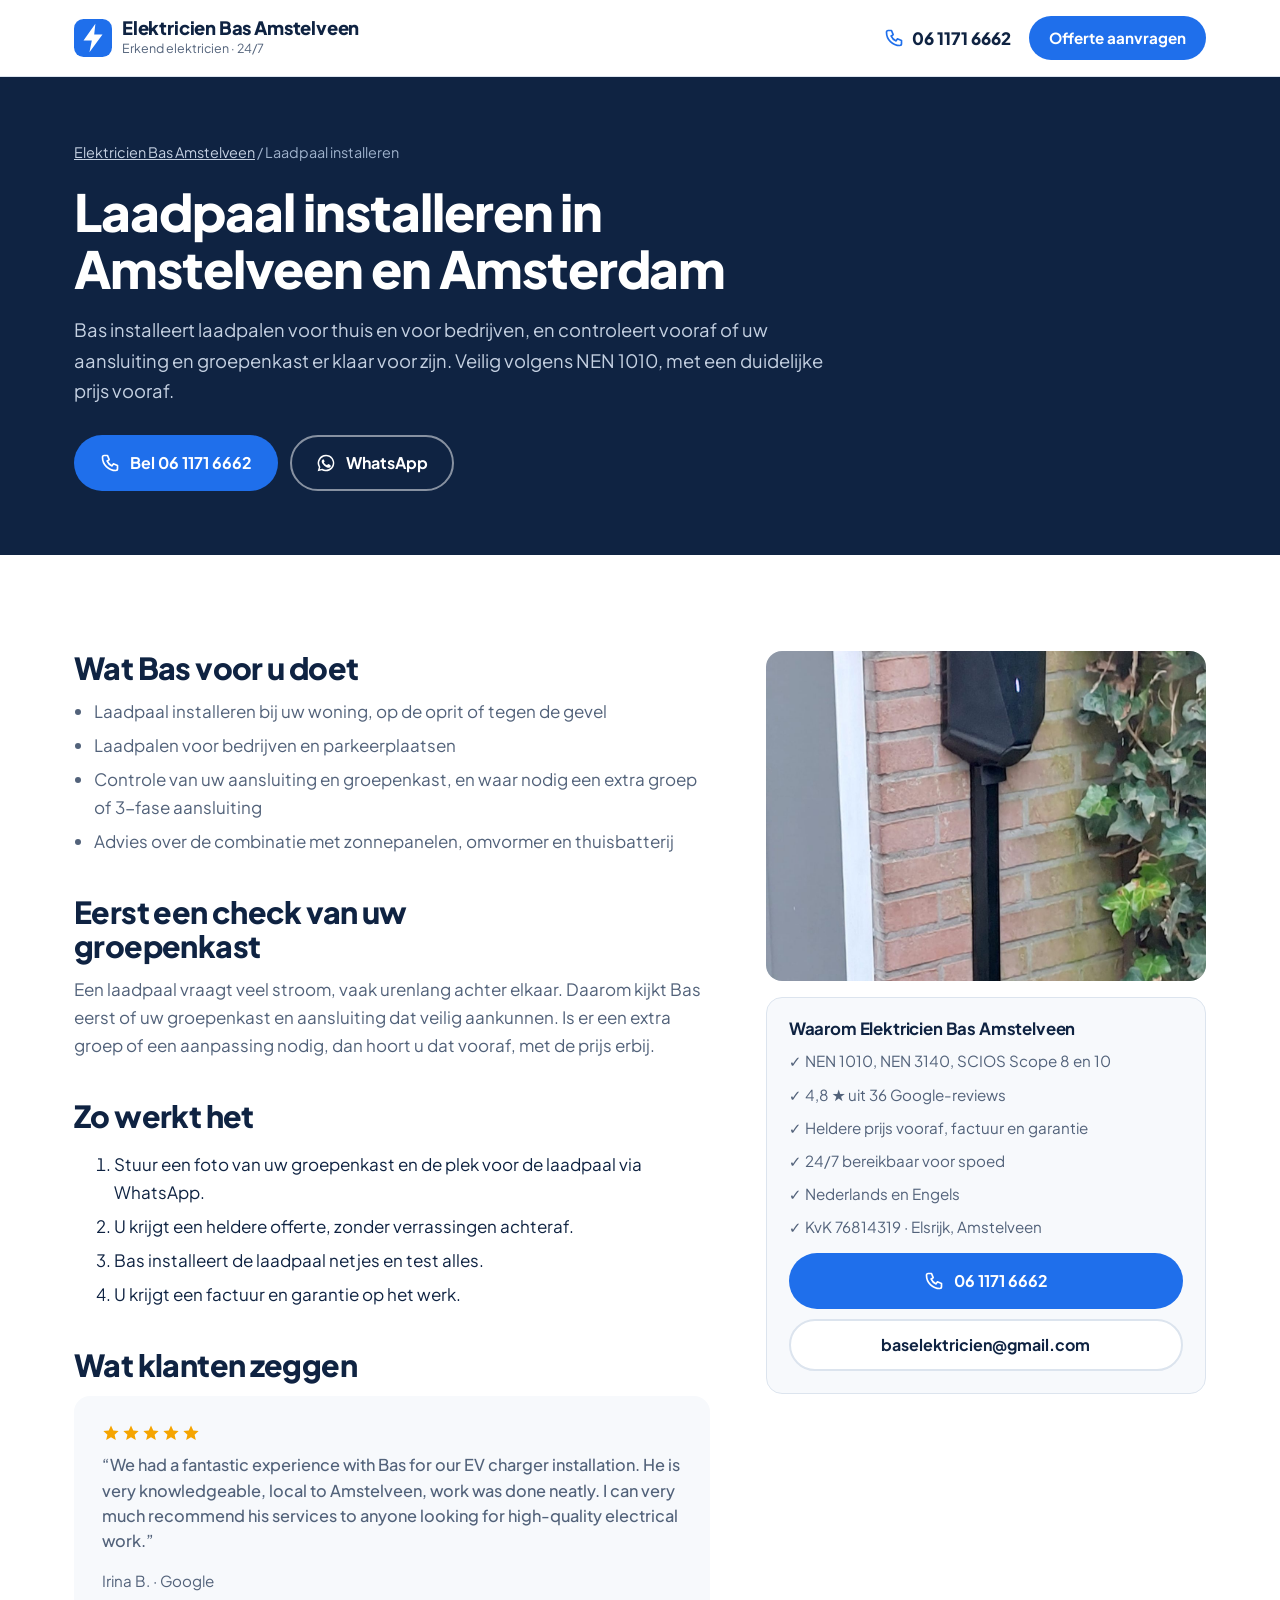
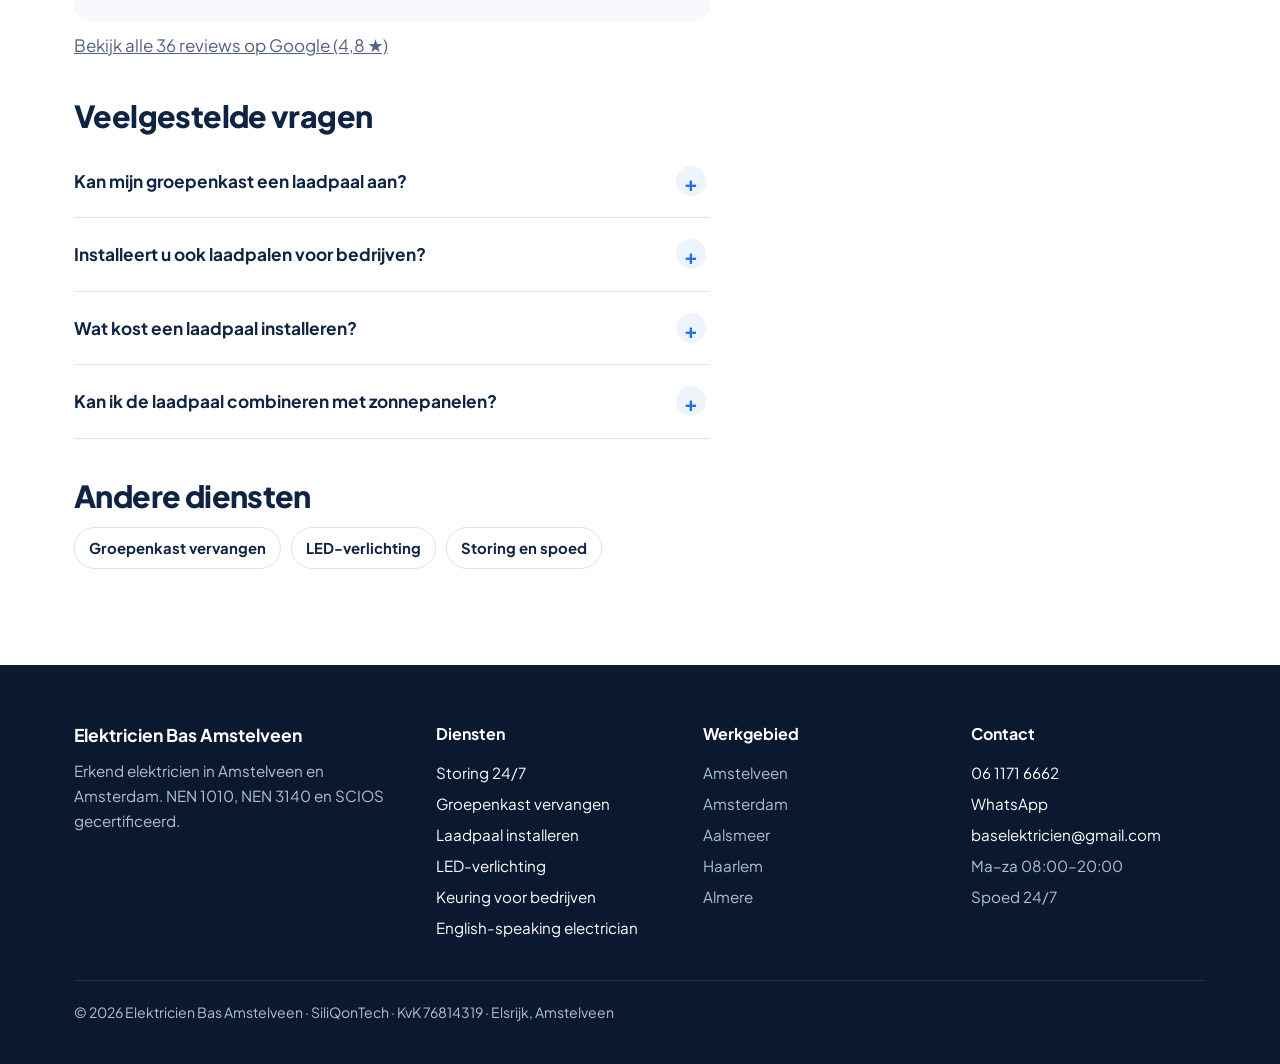
<file: laadpaal-installeren-amstelveen/index.html>
<!DOCTYPE html>
<html lang="nl" data-lang="nl">
<head>
<!-- Google Tag Manager -->
<script async src="https://www.googletagmanager.com/gtm.js?id=GTM-NC5DWHLM"></script>
<script>
  window.dataLayer = window.dataLayer || [];
  function gtag(){dataLayer.push(arguments);}
  gtag('js', new Date());
</script>
<!-- End Google Tag Manager -->
<meta charset="utf-8">
<meta name="viewport" content="width=device-width, initial-scale=1">
<title>Laadpaal installeren in Amstelveen en Amsterdam | Elektricien Bas Amstelveen</title>
<meta name="description" content="Laadpaal laten installeren in Amstelveen of Amsterdam? NEN 1010 gecertificeerde elektricien uit Elsrijk. Check van uw groepenkast, thuis of zakelijk, heldere prijs vooraf.">
<meta name="theme-color" content="#0F2342">
<link rel="canonical" href="https://elektricien-bas.vercel.app/laadpaal-installeren-amstelveen/">
<meta property="og:type" content="website">
<meta property="og:title" content="Laadpaal installeren in Amstelveen en Amsterdam">
<meta property="og:description" content="Laadpaal laten installeren in Amstelveen of Amsterdam? NEN 1010 gecertificeerde elektricien uit Elsrijk. Check van uw groepenkast, thuis of zakelijk, heldere prijs vooraf.">
<meta property="og:image" content="https://elektricien-bas.vercel.app/images/laadpaal.jpg">
<meta property="og:url" content="https://elektricien-bas.vercel.app/laadpaal-installeren-amstelveen/">
<link rel="icon" href="data:image/svg+xml,%3Csvg xmlns='http://www.w3.org/2000/svg' viewBox='0 0 32 32'%3E%3Crect width='32' height='32' rx='8' fill='%231F6FEB'/%3E%3Cpath d='M18 4 8 18h7l-2 10 11-15h-7z' fill='%23fff'/%3E%3C/svg%3E">
<link rel="preconnect" href="https://fonts.googleapis.com">
<link rel="preconnect" href="https://fonts.gstatic.com" crossorigin>
<link href="https://fonts.googleapis.com/css2?family=Plus+Jakarta+Sans:wght@400;500;700;800&display=swap" rel="stylesheet">
<link rel="stylesheet" href="../styles.css">
<script type="application/ld+json">
[
 {
  "@context": "https://schema.org",
  "@type": "Service",
  "name": "Laadpaal installeren in Amstelveen en Amsterdam",
  "description": "Laadpaal laten installeren in Amstelveen of Amsterdam? NEN 1010 gecertificeerde elektricien uit Elsrijk. Check van uw groepenkast, thuis of zakelijk, heldere prijs vooraf.",
  "url": "https://elektricien-bas.vercel.app/laadpaal-installeren-amstelveen/",
  "areaServed": [
   "Amstelveen",
   "Amsterdam",
   "Aalsmeer",
   "Haarlem",
   "Almere"
  ],
  "provider": {
   "@type": "Electrician",
   "name": "Elektricien Bas Amstelveen",
   "legalName": "SiliQonTech",
   "url": "https://elektricien-bas.vercel.app/",
   "telephone": "+31611716662",
   "email": "baselektricien@gmail.com",
   "address": {
    "@type": "PostalAddress",
    "addressLocality": "Amstelveen",
    "addressCountry": "NL"
   }
  }
 },
 {
  "@context": "https://schema.org",
  "@type": "BreadcrumbList",
  "itemListElement": [
   {
    "@type": "ListItem",
    "position": 1,
    "name": "Elektricien Bas Amstelveen",
    "item": "https://elektricien-bas.vercel.app/"
   },
   {
    "@type": "ListItem",
    "position": 2,
    "name": "Laadpaal installeren",
    "item": "https://elektricien-bas.vercel.app/laadpaal-installeren-amstelveen/"
   }
  ]
 },
 {
  "@context": "https://schema.org",
  "@type": "FAQPage",
  "mainEntity": [
   {
    "@type": "Question",
    "name": "Kan mijn groepenkast een laadpaal aan?",
    "acceptedAnswer": {
     "@type": "Answer",
     "text": "Dat hangt af van uw aansluiting en het aantal vrije groepen. Bas controleert dit vooraf. Soms is een extra groep of een aanpassing aan de groepenkast nodig; dat hoort u dan in de offerte."
    }
   },
   {
    "@type": "Question",
    "name": "Installeert u ook laadpalen voor bedrijven?",
    "acceptedAnswer": {
     "@type": "Answer",
     "text": "Ja, zowel voor woningen als voor bedrijven in Amstelveen, Amsterdam en omgeving."
    }
   },
   {
    "@type": "Question",
    "name": "Wat kost een laadpaal installeren?",
    "acceptedAnswer": {
     "@type": "Answer",
     "text": "Dat hangt af van de laadpaal, de afstand tot de groepenkast en of er aanpassingen nodig zijn. U krijgt altijd eerst een duidelijke offerte. Binnen de regio Amsterdam rekent Bas geen voorrijkosten."
    }
   },
   {
    "@type": "Question",
    "name": "Kan ik de laadpaal combineren met zonnepanelen?",
    "acceptedAnswer": {
     "@type": "Answer",
     "text": "Ja. Bas geeft advies over de combinatie van een laadpaal met zonnepanelen, een omvormer en een thuisbatterij."
    }
   }
  ]
 }
]
</script>
</head>
<body>
<svg width="0" height="0" style="position:absolute" aria-hidden="true">
  <symbol id="i-phone" viewBox="0 0 24 24"><path fill="none" stroke="currentColor" stroke-width="2" stroke-linejoin="round" d="M5 3h4l2 5-2.5 1.5a11 11 0 0 0 6 6L16 13l5 2v4a2 2 0 0 1-2 2A16 16 0 0 1 3 5a2 2 0 0 1 2-2z"/></symbol>
  <symbol id="i-wa" viewBox="0 0 24 24"><path fill="currentColor" d="M12 2a10 10 0 0 0-8.6 15.1L2 22l5-1.3A10 10 0 1 0 12 2zm0 18.2a8.2 8.2 0 0 1-4.2-1.2l-.3-.2-3 .8.8-2.9-.2-.3A8.2 8.2 0 1 1 12 20.2zm4.5-6.1c-.2-.1-1.5-.7-1.7-.8s-.4-.1-.6.1-.7.8-.8 1-.3.2-.5.1a6.7 6.7 0 0 1-3.3-2.9c-.3-.4.3-.4.7-1.3.1-.2 0-.3 0-.4l-.8-1.8c-.2-.5-.4-.4-.6-.4h-.5a1 1 0 0 0-.7.3 3 3 0 0 0-.9 2.2 5.2 5.2 0 0 0 1.1 2.8 11.9 11.9 0 0 0 4.6 4c1.7.7 2.4.8 3.2.7a2.8 2.8 0 0 0 1.8-1.3 2.3 2.3 0 0 0 .2-1.3c-.1-.1-.3-.2-.5-.3z"/></symbol>
  <symbol id="i-mail" viewBox="0 0 24 24"><rect x="3" y="5" width="18" height="14" rx="2" fill="none" stroke="currentColor" stroke-width="2"/><path fill="none" stroke="currentColor" stroke-width="2" stroke-linejoin="round" d="m3.5 6.5 8.5 7 8.5-7"/></symbol>
  <symbol id="i-doc" viewBox="0 0 24 24"><path fill="none" stroke="currentColor" stroke-width="2" stroke-linejoin="round" d="M6 3h9l4 4v14H6z"/><path fill="none" stroke="currentColor" stroke-width="2" stroke-linecap="round" d="M9 12h7M9 16h5"/></symbol>
  <symbol id="i-check" viewBox="0 0 24 24"><path fill="none" stroke="currentColor" stroke-width="2.5" stroke-linecap="round" stroke-linejoin="round" d="m5 12.5 4.5 4.5L19 7.5"/></symbol>
  <symbol id="i-shield" viewBox="0 0 24 24"><path fill="none" stroke="currentColor" stroke-width="2" stroke-linejoin="round" d="M12 3 4 6v6c0 4.5 3.4 8.2 8 9 4.6-.8 8-4.5 8-9V6z"/><path fill="none" stroke="currentColor" stroke-width="2" stroke-linecap="round" d="m8.5 12 2.5 2.5 4.5-5"/></symbol>
  <symbol id="i-star" viewBox="0 0 24 24"><path fill="currentColor" d="m12 2 3 6.6 7.2.7-5.4 4.9 1.6 7.1L12 17.6l-6.4 3.7 1.6-7.1L1.8 9.3 9 8.6z"/></symbol>
  <symbol id="i-fault" viewBox="0 0 24 24"><path fill="none" stroke="currentColor" stroke-width="1.6" stroke-linejoin="round" d="M12 3 2 20h20z"/><path fill="currentColor" d="m13 9-3 5h2l-1 3.5 3-5h-2z"/></symbol>
  <symbol id="i-cam" viewBox="0 0 24 24"><path fill="none" stroke="currentColor" stroke-width="1.6" stroke-linejoin="round" d="M3 7h12l2 3h4v8H3z"/><circle cx="10" cy="13" r="3" fill="none" stroke="currentColor" stroke-width="1.6"/></symbol>
  <symbol id="i-bolt" viewBox="0 0 24 24"><path fill="currentColor" d="M13.5 2 4 14h6l-1.5 8L18 10h-6z"/></symbol>
</svg>

<header class="site-header">
  <div class="wrap bar">
    <a class="brand" href="../" aria-label="Elektricien Bas">
      <svg viewBox="0 0 32 32" aria-hidden="true"><rect width="32" height="32" rx="8" fill="#1F6FEB"/><path d="M18 4 8 18h7l-2 10 11-15h-7z" fill="#fff"/></svg>
      <span><b>Elektricien Bas Amstelveen</b><small>Erkend elektricien · 24/7</small></span>
    </a>
    <nav class="nav" aria-label="Menu">
      <a href="../#diensten">Diensten</a>
      <a href="../#zakelijk">Zakelijk</a>
      <a href="../#reviews">Reviews</a>
      <a href="../#contact">Contact</a>
    </nav>
    <a class="hphone" href="tel:+31611716662"><svg aria-hidden="true"><use href="#i-phone"/></svg><span>06 1171 6662</span></a>
    <a class="btn btn-primary" href="../#contact">Offerte aanvragen</a>
  </div>
</header>

<main>
<div class="sub-hero">
  <div class="wrap">
    <p class="crumbs"><a href="../">Elektricien Bas Amstelveen</a> / Laadpaal installeren</p>
    <h1>Laadpaal installeren in Amstelveen en Amsterdam</h1>
    <p class="sub">Bas installeert laadpalen voor thuis en voor bedrijven, en controleert vooraf of uw aansluiting en groepenkast er klaar voor zijn. Veilig volgens NEN 1010, met een duidelijke prijs vooraf.</p>
    <div class="actions">
      <a class="btn btn-primary" href="tel:+31611716662"><svg aria-hidden="true"><use href="#i-phone"/></svg>Bel 06 1171 6662</a>
      <a class="btn btn-ghost" href="https://wa.me/31611716662"><svg aria-hidden="true"><use href="#i-wa"/></svg>WhatsApp</a>
    </div>
  </div>
</div>

<section>
  <div class="wrap sub-grid">
    <div class="prose">
<h2>Wat Bas voor u doet</h2>
<ul>
<li>Laadpaal installeren bij uw woning, op de oprit of tegen de gevel</li>
<li>Laadpalen voor bedrijven en parkeerplaatsen</li>
<li>Controle van uw aansluiting en groepenkast, en waar nodig een extra groep of 3-fase aansluiting</li>
<li>Advies over de combinatie met zonnepanelen, omvormer en thuisbatterij</li>
</ul>
<h2>Eerst een check van uw groepenkast</h2>
<p>Een laadpaal vraagt veel stroom, vaak urenlang achter elkaar. Daarom kijkt Bas eerst of uw groepenkast en aansluiting dat veilig aankunnen. Is er een extra groep of een aanpassing nodig, dan hoort u dat vooraf, met de prijs erbij.</p>
<h2>Zo werkt het</h2>
<ol>
<li>Stuur een foto van uw groepenkast en de plek voor de laadpaal via WhatsApp.</li>
<li>U krijgt een heldere offerte, zonder verrassingen achteraf.</li>
<li>Bas installeert de laadpaal netjes en test alles.</li>
<li>U krijgt een factuur en garantie op het werk.</li>
</ol>
      <h2>Wat klanten zeggen</h2>
      <blockquote class="rev" style="margin-top:14px"><div class="stars" aria-label="5 sterren"><svg><use href="#i-star"/></svg><svg><use href="#i-star"/></svg><svg><use href="#i-star"/></svg><svg><use href="#i-star"/></svg><svg><use href="#i-star"/></svg></div><p>“We had a fantastic experience with Bas for our EV charger installation. He is very knowledgeable, local to Amstelveen, work was done neatly. I can very much recommend his services to anyone looking for high-quality electrical work.”</p><footer>Irina B. · Google</footer></blockquote>
      <p><a href="https://share.google/DkXc5CWJVsimw3Rsk" target="_blank" rel="noopener">Bekijk alle 36 reviews op Google (4,8 ★)</a></p>
      <h2>Veelgestelde vragen</h2>
      <details><summary>Kan mijn groepenkast een laadpaal aan?</summary><p>Dat hangt af van uw aansluiting en het aantal vrije groepen. Bas controleert dit vooraf. Soms is een extra groep of een aanpassing aan de groepenkast nodig; dat hoort u dan in de offerte.</p></details>
<details><summary>Installeert u ook laadpalen voor bedrijven?</summary><p>Ja, zowel voor woningen als voor bedrijven in Amstelveen, Amsterdam en omgeving.</p></details>
<details><summary>Wat kost een laadpaal installeren?</summary><p>Dat hangt af van de laadpaal, de afstand tot de groepenkast en of er aanpassingen nodig zijn. U krijgt altijd eerst een duidelijke offerte. Binnen de regio Amsterdam rekent Bas geen voorrijkosten.</p></details>
<details><summary>Kan ik de laadpaal combineren met zonnepanelen?</summary><p>Ja. Bas geeft advies over de combinatie van een laadpaal met zonnepanelen, een omvormer en een thuisbatterij.</p></details>
      <h2>Andere diensten</h2>
      <div class="related"><a href="../groepenkast-vervangen/">Groepenkast vervangen</a><a href="../led-verlichting/">LED-verlichting</a><a href="../storing-elektricien-24-7/">Storing en spoed</a></div>
    </div>
    <aside class="aside">
      <img src="../images/laadpaal.jpg" alt="" loading="lazy">
      <div class="box">
        <h3>Waarom Elektricien Bas Amstelveen</h3>
        <ul>
          <li>✓ NEN 1010, NEN 3140, SCIOS Scope 8 en 10</li>
          <li>✓ 4,8 ★ uit 36 Google-reviews</li>
          <li>✓ Heldere prijs vooraf, factuur en garantie</li>
          <li>✓ 24/7 bereikbaar voor spoed</li>
          <li>✓ Nederlands en Engels</li>
          <li>✓ KvK 76814319 · Elsrijk, Amstelveen</li>
        </ul>
        <a class="btn btn-primary" href="tel:+31611716662"><svg aria-hidden="true"><use href="#i-phone"/></svg>06 1171 6662</a>
        <a class="btn btn-line" style="margin-top:10px" href="mailto:baselektricien@gmail.com">baselektricien@gmail.com</a>
      </div>
    </aside>
  </div>
</section>
</main>

<footer class="site">
  <div class="wrap">
    <div class="fgrid">
      <div><b style="color:#fff;font-size:1.1rem">Elektricien Bas Amstelveen</b><p style="margin-top:8px"><span lang="nl">Erkend elektricien in Amstelveen en Amsterdam. NEN 1010, NEN 3140 en SCIOS gecertificeerd.</span><span lang="en">Certified electrician in Amstelveen and Amsterdam. NEN 1010, NEN 3140 and SCIOS certified.</span></p></div>
      <div><h4><span lang="nl">Diensten</span><span lang="en">Services</span></h4><ul><li><a href="../storing-elektricien-24-7/"><span lang="nl">Storing 24/7</span><span lang="en">Faults 24/7</span></a></li><li><a href="../groepenkast-vervangen/"><span lang="nl">Groepenkast vervangen</span><span lang="en">Fuse box replacement</span></a></li><li><a href="../laadpaal-installeren-amstelveen/"><span lang="nl">Laadpaal installeren</span><span lang="en">EV charger installation</span></a></li><li><a href="../led-verlichting/"><span lang="nl">LED-verlichting</span><span lang="en">LED lighting</span></a></li><li><a href="../elektra-keuring-bedrijven/"><span lang="nl">Keuring voor bedrijven</span><span lang="en">Business inspections</span></a></li><li><a href="../english-speaking-electrician-amsterdam/">English-speaking electrician</a></li></ul></div>
      <div><h4><span lang="nl">Werkgebied</span><span lang="en">Area</span></h4><ul><li>Amstelveen</li><li>Amsterdam</li><li>Aalsmeer</li><li>Haarlem</li><li>Almere</li></ul></div>
      <div><h4>Contact</h4><ul><li><a href="tel:+31611716662">06 1171 6662</a></li><li><a class="js-wa" href="https://wa.me/31611716662">WhatsApp</a></li><li><a href="mailto:baselektricien@gmail.com">baselektricien@gmail.com</a></li><li><span lang="nl">Ma–za 08:00–20:00</span><span lang="en">Mon–Sat 08:00–20:00</span></li><li><span lang="nl">Spoed 24/7</span><span lang="en">Emergencies 24/7</span></li></ul></div>
    </div>
    <div class="legal">© <span id="yr"></span> Elektricien Bas Amstelveen · SiliQonTech · KvK 76814319 · Elsrijk, Amstelveen</div>
  </div>
</footer>

<div class="mbar">
  <a class="btn btn-primary" href="tel:+31611716662"><svg aria-hidden="true"><use href="#i-phone"/></svg>Bellen</a>
  <a class="btn btn-line" href="https://wa.me/31611716662"><svg aria-hidden="true" style="color:#25D366"><use href="#i-wa"/></svg>WhatsApp</a>
</div>
<script>document.getElementById("yr").textContent=new Date().getFullYear();</script>
</body>
</html>
</file>
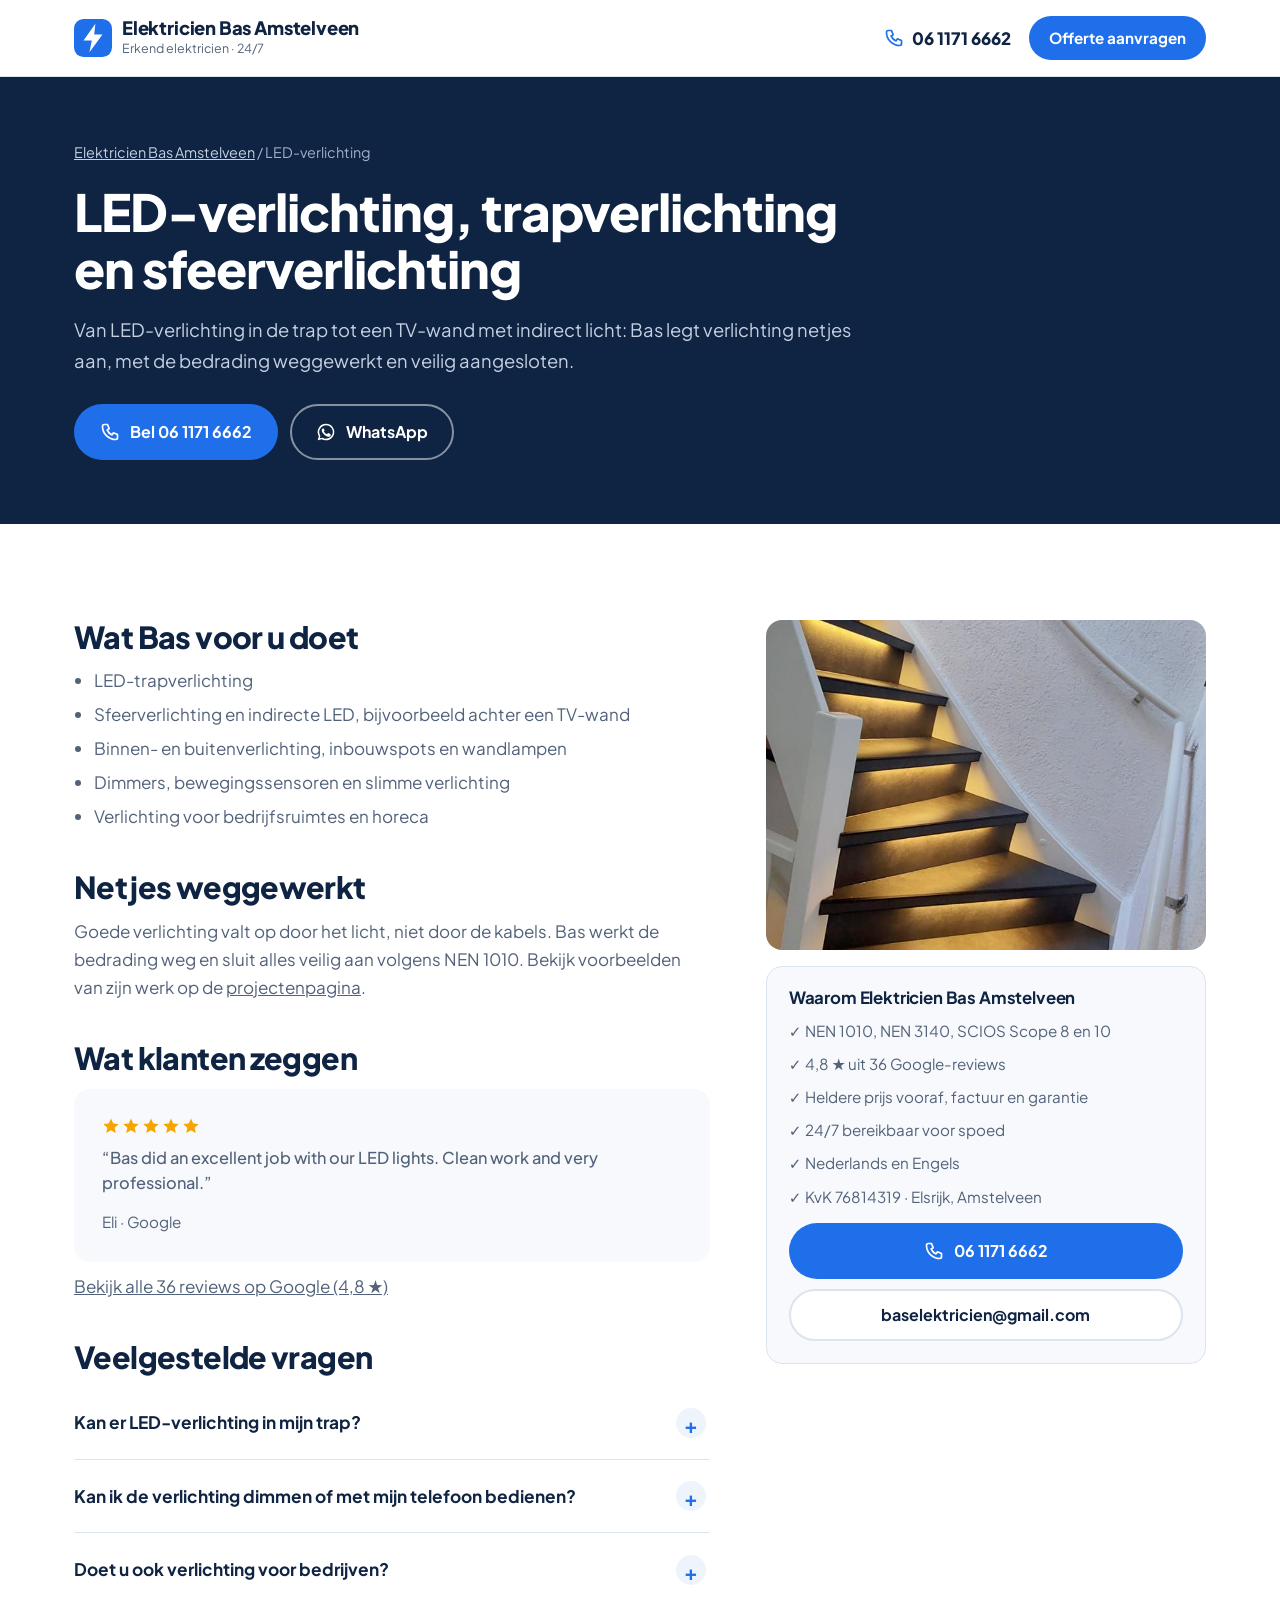
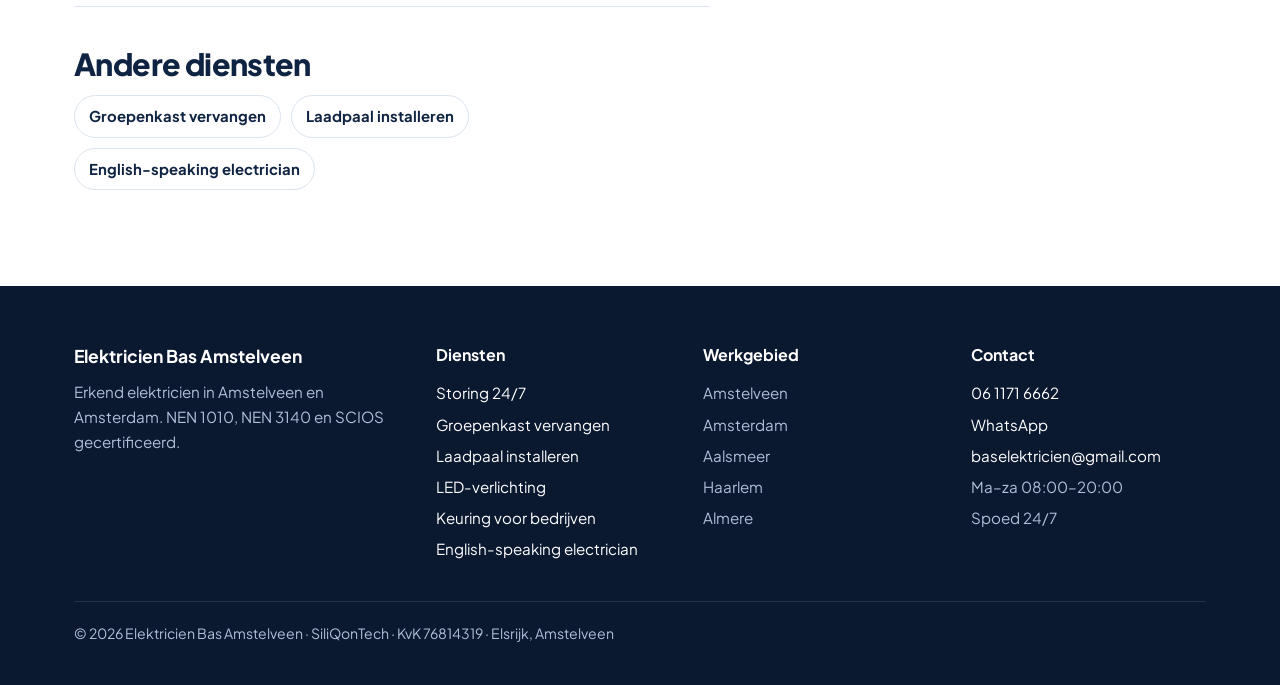
<file: led-verlichting/index.html>
<!DOCTYPE html>
<html lang="nl" data-lang="nl">
<head>
<!-- Google Tag Manager -->
<script async src="https://www.googletagmanager.com/gtm.js?id=GTM-NC5DWHLM"></script>
<script>
  window.dataLayer = window.dataLayer || [];
  function gtag(){dataLayer.push(arguments);}
  gtag('js', new Date());
</script>
<!-- End Google Tag Manager -->
<meta charset="utf-8">
<meta name="viewport" content="width=device-width, initial-scale=1">
<title>LED-verlichting en trapverlichting laten aanleggen | Elektricien Bas Amstelveen</title>
<meta name="description" content="LED-trapverlichting, sfeerverlichting, TV-wand met LED, dimmers en slimme verlichting in Amstelveen en Amsterdam. Netjes aangelegd door een NEN 1010 gecertificeerde elektricien.">
<meta name="theme-color" content="#0F2342">
<link rel="canonical" href="https://elektricien-bas.vercel.app/led-verlichting/">
<meta property="og:type" content="website">
<meta property="og:title" content="LED-verlichting, trapverlichting en sfeerverlichting">
<meta property="og:description" content="LED-trapverlichting, sfeerverlichting, TV-wand met LED, dimmers en slimme verlichting in Amstelveen en Amsterdam. Netjes aangelegd door een NEN 1010 gecertificeerde elektricien.">
<meta property="og:image" content="https://elektricien-bas.vercel.app/images/trap-led-1.jpg">
<meta property="og:url" content="https://elektricien-bas.vercel.app/led-verlichting/">
<link rel="icon" href="data:image/svg+xml,%3Csvg xmlns='http://www.w3.org/2000/svg' viewBox='0 0 32 32'%3E%3Crect width='32' height='32' rx='8' fill='%231F6FEB'/%3E%3Cpath d='M18 4 8 18h7l-2 10 11-15h-7z' fill='%23fff'/%3E%3C/svg%3E">
<link rel="preconnect" href="https://fonts.googleapis.com">
<link rel="preconnect" href="https://fonts.gstatic.com" crossorigin>
<link href="https://fonts.googleapis.com/css2?family=Plus+Jakarta+Sans:wght@400;500;700;800&display=swap" rel="stylesheet">
<link rel="stylesheet" href="../styles.css">
<script type="application/ld+json">
[
 {
  "@context": "https://schema.org",
  "@type": "Service",
  "name": "LED-verlichting, trapverlichting en sfeerverlichting",
  "description": "LED-trapverlichting, sfeerverlichting, TV-wand met LED, dimmers en slimme verlichting in Amstelveen en Amsterdam. Netjes aangelegd door een NEN 1010 gecertificeerde elektricien.",
  "url": "https://elektricien-bas.vercel.app/led-verlichting/",
  "areaServed": [
   "Amstelveen",
   "Amsterdam",
   "Aalsmeer",
   "Haarlem",
   "Almere"
  ],
  "provider": {
   "@type": "Electrician",
   "name": "Elektricien Bas Amstelveen",
   "legalName": "SiliQonTech",
   "url": "https://elektricien-bas.vercel.app/",
   "telephone": "+31611716662",
   "email": "baselektricien@gmail.com",
   "address": {
    "@type": "PostalAddress",
    "addressLocality": "Amstelveen",
    "addressCountry": "NL"
   }
  }
 },
 {
  "@context": "https://schema.org",
  "@type": "BreadcrumbList",
  "itemListElement": [
   {
    "@type": "ListItem",
    "position": 1,
    "name": "Elektricien Bas Amstelveen",
    "item": "https://elektricien-bas.vercel.app/"
   },
   {
    "@type": "ListItem",
    "position": 2,
    "name": "LED-verlichting",
    "item": "https://elektricien-bas.vercel.app/led-verlichting/"
   }
  ]
 },
 {
  "@context": "https://schema.org",
  "@type": "FAQPage",
  "mainEntity": [
   {
    "@type": "Question",
    "name": "Kan er LED-verlichting in mijn trap?",
    "acceptedAnswer": {
     "@type": "Answer",
     "text": "In de meeste trappen wel. Stuur een foto van uw trap via WhatsApp, dan kijkt Bas wat er mogelijk is."
    }
   },
   {
    "@type": "Question",
    "name": "Kan ik de verlichting dimmen of met mijn telefoon bedienen?",
    "acceptedAnswer": {
     "@type": "Answer",
     "text": "Ja, Bas plaatst dimmers, bewegingssensoren en slimme verlichting."
    }
   },
   {
    "@type": "Question",
    "name": "Doet u ook verlichting voor bedrijven?",
    "acceptedAnswer": {
     "@type": "Answer",
     "text": "Ja, ook voor kantoren, winkels en horeca."
    }
   }
  ]
 }
]
</script>
</head>
<body>
<svg width="0" height="0" style="position:absolute" aria-hidden="true">
  <symbol id="i-phone" viewBox="0 0 24 24"><path fill="none" stroke="currentColor" stroke-width="2" stroke-linejoin="round" d="M5 3h4l2 5-2.5 1.5a11 11 0 0 0 6 6L16 13l5 2v4a2 2 0 0 1-2 2A16 16 0 0 1 3 5a2 2 0 0 1 2-2z"/></symbol>
  <symbol id="i-wa" viewBox="0 0 24 24"><path fill="currentColor" d="M12 2a10 10 0 0 0-8.6 15.1L2 22l5-1.3A10 10 0 1 0 12 2zm0 18.2a8.2 8.2 0 0 1-4.2-1.2l-.3-.2-3 .8.8-2.9-.2-.3A8.2 8.2 0 1 1 12 20.2zm4.5-6.1c-.2-.1-1.5-.7-1.7-.8s-.4-.1-.6.1-.7.8-.8 1-.3.2-.5.1a6.7 6.7 0 0 1-3.3-2.9c-.3-.4.3-.4.7-1.3.1-.2 0-.3 0-.4l-.8-1.8c-.2-.5-.4-.4-.6-.4h-.5a1 1 0 0 0-.7.3 3 3 0 0 0-.9 2.2 5.2 5.2 0 0 0 1.1 2.8 11.9 11.9 0 0 0 4.6 4c1.7.7 2.4.8 3.2.7a2.8 2.8 0 0 0 1.8-1.3 2.3 2.3 0 0 0 .2-1.3c-.1-.1-.3-.2-.5-.3z"/></symbol>
  <symbol id="i-mail" viewBox="0 0 24 24"><rect x="3" y="5" width="18" height="14" rx="2" fill="none" stroke="currentColor" stroke-width="2"/><path fill="none" stroke="currentColor" stroke-width="2" stroke-linejoin="round" d="m3.5 6.5 8.5 7 8.5-7"/></symbol>
  <symbol id="i-doc" viewBox="0 0 24 24"><path fill="none" stroke="currentColor" stroke-width="2" stroke-linejoin="round" d="M6 3h9l4 4v14H6z"/><path fill="none" stroke="currentColor" stroke-width="2" stroke-linecap="round" d="M9 12h7M9 16h5"/></symbol>
  <symbol id="i-check" viewBox="0 0 24 24"><path fill="none" stroke="currentColor" stroke-width="2.5" stroke-linecap="round" stroke-linejoin="round" d="m5 12.5 4.5 4.5L19 7.5"/></symbol>
  <symbol id="i-shield" viewBox="0 0 24 24"><path fill="none" stroke="currentColor" stroke-width="2" stroke-linejoin="round" d="M12 3 4 6v6c0 4.5 3.4 8.2 8 9 4.6-.8 8-4.5 8-9V6z"/><path fill="none" stroke="currentColor" stroke-width="2" stroke-linecap="round" d="m8.5 12 2.5 2.5 4.5-5"/></symbol>
  <symbol id="i-star" viewBox="0 0 24 24"><path fill="currentColor" d="m12 2 3 6.6 7.2.7-5.4 4.9 1.6 7.1L12 17.6l-6.4 3.7 1.6-7.1L1.8 9.3 9 8.6z"/></symbol>
  <symbol id="i-fault" viewBox="0 0 24 24"><path fill="none" stroke="currentColor" stroke-width="1.6" stroke-linejoin="round" d="M12 3 2 20h20z"/><path fill="currentColor" d="m13 9-3 5h2l-1 3.5 3-5h-2z"/></symbol>
  <symbol id="i-cam" viewBox="0 0 24 24"><path fill="none" stroke="currentColor" stroke-width="1.6" stroke-linejoin="round" d="M3 7h12l2 3h4v8H3z"/><circle cx="10" cy="13" r="3" fill="none" stroke="currentColor" stroke-width="1.6"/></symbol>
  <symbol id="i-bolt" viewBox="0 0 24 24"><path fill="currentColor" d="M13.5 2 4 14h6l-1.5 8L18 10h-6z"/></symbol>
</svg>

<header class="site-header">
  <div class="wrap bar">
    <a class="brand" href="../" aria-label="Elektricien Bas">
      <svg viewBox="0 0 32 32" aria-hidden="true"><rect width="32" height="32" rx="8" fill="#1F6FEB"/><path d="M18 4 8 18h7l-2 10 11-15h-7z" fill="#fff"/></svg>
      <span><b>Elektricien Bas Amstelveen</b><small>Erkend elektricien · 24/7</small></span>
    </a>
    <nav class="nav" aria-label="Menu">
      <a href="../#diensten">Diensten</a>
      <a href="../#zakelijk">Zakelijk</a>
      <a href="../#reviews">Reviews</a>
      <a href="../#contact">Contact</a>
    </nav>
    <a class="hphone" href="tel:+31611716662"><svg aria-hidden="true"><use href="#i-phone"/></svg><span>06 1171 6662</span></a>
    <a class="btn btn-primary" href="../#contact">Offerte aanvragen</a>
  </div>
</header>

<main>
<div class="sub-hero">
  <div class="wrap">
    <p class="crumbs"><a href="../">Elektricien Bas Amstelveen</a> / LED-verlichting</p>
    <h1>LED-verlichting, trapverlichting en sfeerverlichting</h1>
    <p class="sub">Van LED-verlichting in de trap tot een TV-wand met indirect licht: Bas legt verlichting netjes aan, met de bedrading weggewerkt en veilig aangesloten.</p>
    <div class="actions">
      <a class="btn btn-primary" href="tel:+31611716662"><svg aria-hidden="true"><use href="#i-phone"/></svg>Bel 06 1171 6662</a>
      <a class="btn btn-ghost" href="https://wa.me/31611716662"><svg aria-hidden="true"><use href="#i-wa"/></svg>WhatsApp</a>
    </div>
  </div>
</div>

<section>
  <div class="wrap sub-grid">
    <div class="prose">
<h2>Wat Bas voor u doet</h2>
<ul>
<li>LED-trapverlichting</li>
<li>Sfeerverlichting en indirecte LED, bijvoorbeeld achter een TV-wand</li>
<li>Binnen- en buitenverlichting, inbouwspots en wandlampen</li>
<li>Dimmers, bewegingssensoren en slimme verlichting</li>
<li>Verlichting voor bedrijfsruimtes en horeca</li>
</ul>
<h2>Netjes weggewerkt</h2>
<p>Goede verlichting valt op door het licht, niet door de kabels. Bas werkt de bedrading weg en sluit alles veilig aan volgens NEN 1010. Bekijk voorbeelden van zijn werk op de <a href="../#projecten">projectenpagina</a>.</p>
      <h2>Wat klanten zeggen</h2>
      <blockquote class="rev" style="margin-top:14px"><div class="stars" aria-label="5 sterren"><svg><use href="#i-star"/></svg><svg><use href="#i-star"/></svg><svg><use href="#i-star"/></svg><svg><use href="#i-star"/></svg><svg><use href="#i-star"/></svg></div><p>“Bas did an excellent job with our LED lights. Clean work and very professional.”</p><footer>Eli · Google</footer></blockquote>
      <p><a href="https://share.google/DkXc5CWJVsimw3Rsk" target="_blank" rel="noopener">Bekijk alle 36 reviews op Google (4,8 ★)</a></p>
      <h2>Veelgestelde vragen</h2>
      <details><summary>Kan er LED-verlichting in mijn trap?</summary><p>In de meeste trappen wel. Stuur een foto van uw trap via WhatsApp, dan kijkt Bas wat er mogelijk is.</p></details>
<details><summary>Kan ik de verlichting dimmen of met mijn telefoon bedienen?</summary><p>Ja, Bas plaatst dimmers, bewegingssensoren en slimme verlichting.</p></details>
<details><summary>Doet u ook verlichting voor bedrijven?</summary><p>Ja, ook voor kantoren, winkels en horeca.</p></details>
      <h2>Andere diensten</h2>
      <div class="related"><a href="../groepenkast-vervangen/">Groepenkast vervangen</a><a href="../laadpaal-installeren-amstelveen/">Laadpaal installeren</a><a href="../english-speaking-electrician-amsterdam/">English-speaking electrician</a></div>
    </div>
    <aside class="aside">
      <img src="../images/trap-led-1.jpg" alt="" loading="lazy">
      <div class="box">
        <h3>Waarom Elektricien Bas Amstelveen</h3>
        <ul>
          <li>✓ NEN 1010, NEN 3140, SCIOS Scope 8 en 10</li>
          <li>✓ 4,8 ★ uit 36 Google-reviews</li>
          <li>✓ Heldere prijs vooraf, factuur en garantie</li>
          <li>✓ 24/7 bereikbaar voor spoed</li>
          <li>✓ Nederlands en Engels</li>
          <li>✓ KvK 76814319 · Elsrijk, Amstelveen</li>
        </ul>
        <a class="btn btn-primary" href="tel:+31611716662"><svg aria-hidden="true"><use href="#i-phone"/></svg>06 1171 6662</a>
        <a class="btn btn-line" style="margin-top:10px" href="mailto:baselektricien@gmail.com">baselektricien@gmail.com</a>
      </div>
    </aside>
  </div>
</section>
</main>

<footer class="site">
  <div class="wrap">
    <div class="fgrid">
      <div><b style="color:#fff;font-size:1.1rem">Elektricien Bas Amstelveen</b><p style="margin-top:8px"><span lang="nl">Erkend elektricien in Amstelveen en Amsterdam. NEN 1010, NEN 3140 en SCIOS gecertificeerd.</span><span lang="en">Certified electrician in Amstelveen and Amsterdam. NEN 1010, NEN 3140 and SCIOS certified.</span></p></div>
      <div><h4><span lang="nl">Diensten</span><span lang="en">Services</span></h4><ul><li><a href="../storing-elektricien-24-7/"><span lang="nl">Storing 24/7</span><span lang="en">Faults 24/7</span></a></li><li><a href="../groepenkast-vervangen/"><span lang="nl">Groepenkast vervangen</span><span lang="en">Fuse box replacement</span></a></li><li><a href="../laadpaal-installeren-amstelveen/"><span lang="nl">Laadpaal installeren</span><span lang="en">EV charger installation</span></a></li><li><a href="../led-verlichting/"><span lang="nl">LED-verlichting</span><span lang="en">LED lighting</span></a></li><li><a href="../elektra-keuring-bedrijven/"><span lang="nl">Keuring voor bedrijven</span><span lang="en">Business inspections</span></a></li><li><a href="../english-speaking-electrician-amsterdam/">English-speaking electrician</a></li></ul></div>
      <div><h4><span lang="nl">Werkgebied</span><span lang="en">Area</span></h4><ul><li>Amstelveen</li><li>Amsterdam</li><li>Aalsmeer</li><li>Haarlem</li><li>Almere</li></ul></div>
      <div><h4>Contact</h4><ul><li><a href="tel:+31611716662">06 1171 6662</a></li><li><a class="js-wa" href="https://wa.me/31611716662">WhatsApp</a></li><li><a href="mailto:baselektricien@gmail.com">baselektricien@gmail.com</a></li><li><span lang="nl">Ma–za 08:00–20:00</span><span lang="en">Mon–Sat 08:00–20:00</span></li><li><span lang="nl">Spoed 24/7</span><span lang="en">Emergencies 24/7</span></li></ul></div>
    </div>
    <div class="legal">© <span id="yr"></span> Elektricien Bas Amstelveen · SiliQonTech · KvK 76814319 · Elsrijk, Amstelveen</div>
  </div>
</footer>

<div class="mbar">
  <a class="btn btn-primary" href="tel:+31611716662"><svg aria-hidden="true"><use href="#i-phone"/></svg>Bellen</a>
  <a class="btn btn-line" href="https://wa.me/31611716662"><svg aria-hidden="true" style="color:#25D366"><use href="#i-wa"/></svg>WhatsApp</a>
</div>
<script>document.getElementById("yr").textContent=new Date().getFullYear();</script>
</body>
</html>
</file>
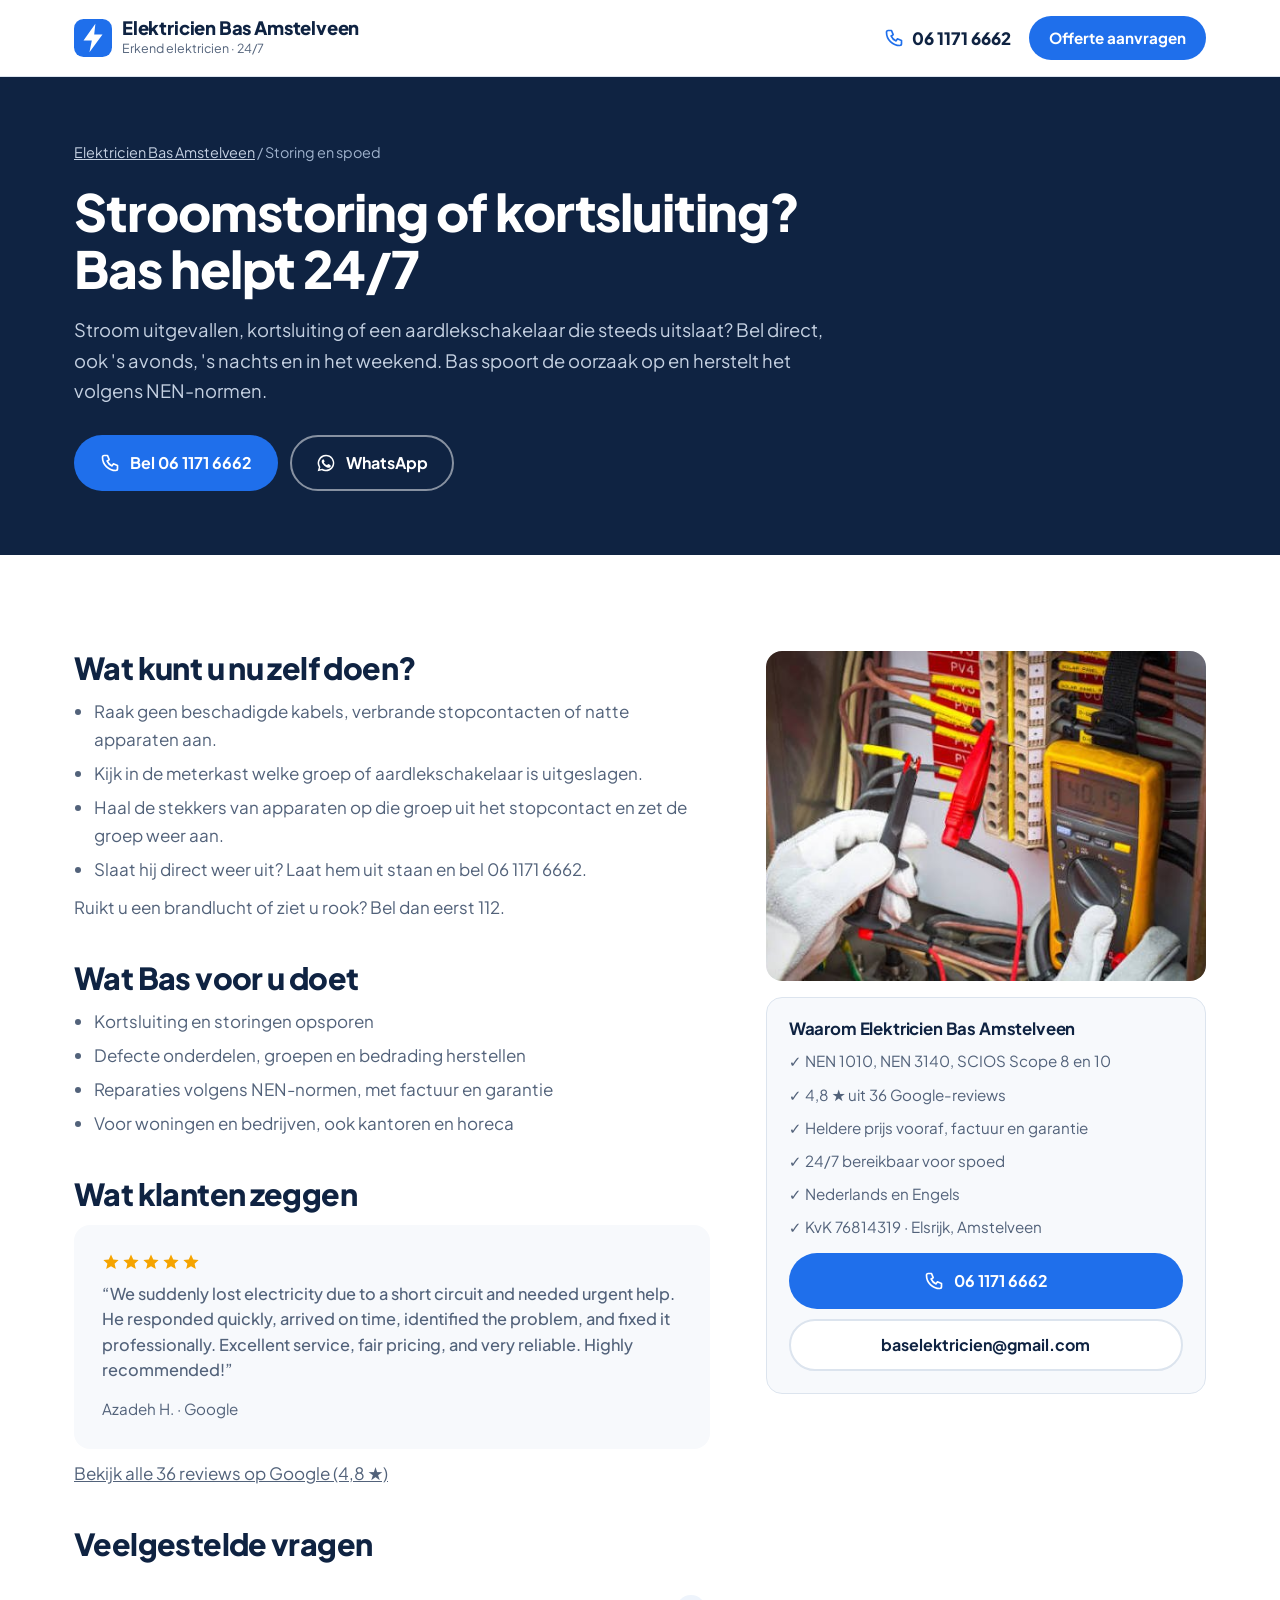
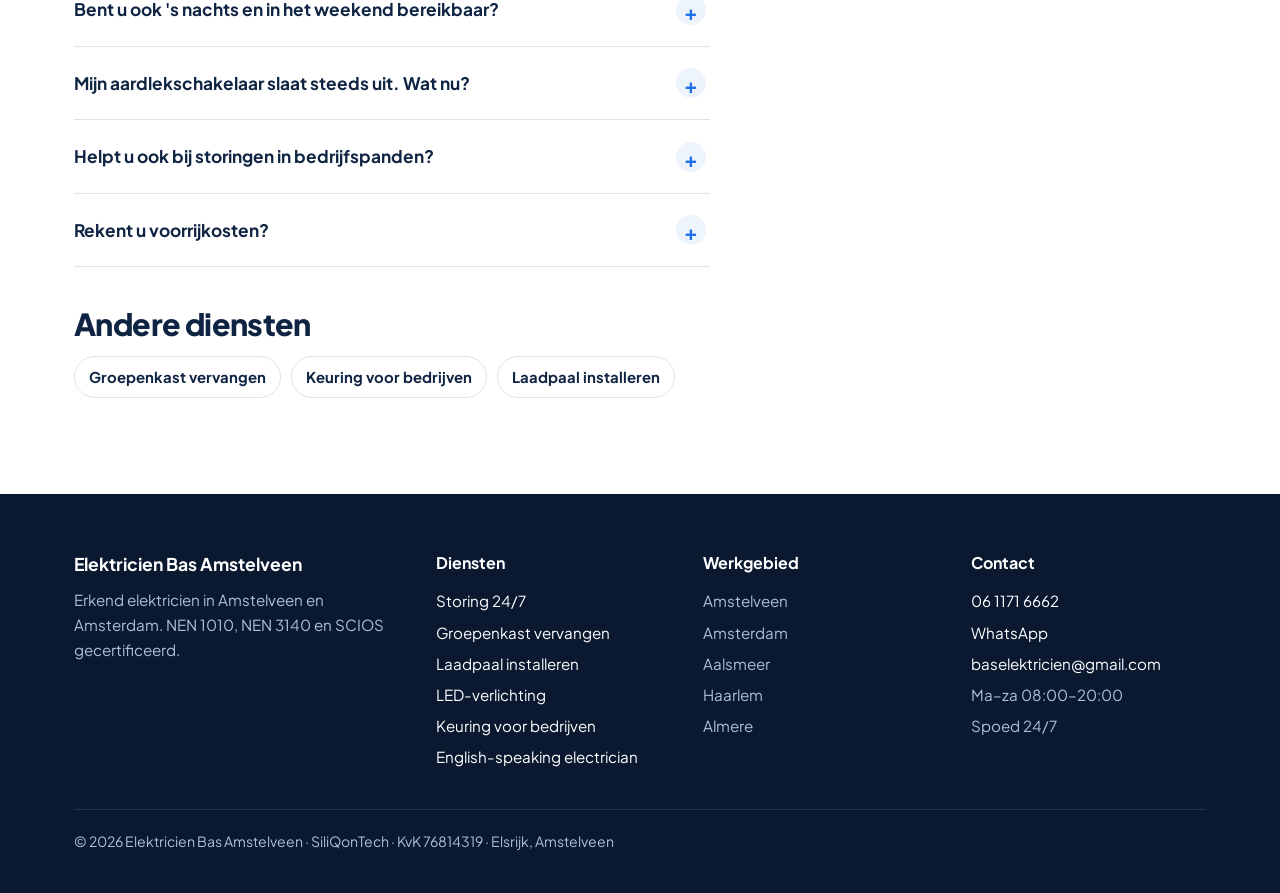
<file: storing-elektricien-24-7/index.html>
<!DOCTYPE html>
<html lang="nl" data-lang="nl">
<head>
<!-- Google Tag Manager -->
<script async src="https://www.googletagmanager.com/gtm.js?id=GTM-NC5DWHLM"></script>
<script>
  window.dataLayer = window.dataLayer || [];
  function gtag(){dataLayer.push(arguments);}
  gtag('js', new Date());
</script>
<!-- End Google Tag Manager -->
<meta charset="utf-8">
<meta name="viewport" content="width=device-width, initial-scale=1">
<title>Stroomstoring of kortsluiting? 24/7 elektricien Amstelveen | Elektricien Bas Amstelveen</title>
<meta name="description" content="Stroom uitgevallen, kortsluiting of slaat de aardlekschakelaar steeds uit? Elektricien Bas uit Elsrijk, Amstelveen helpt 24/7 in Amstelveen en Amsterdam. Bel 06 1171 6662.">
<meta name="theme-color" content="#0F2342">
<link rel="canonical" href="https://elektricien-bas.vercel.app/storing-elektricien-24-7/">
<meta property="og:type" content="website">
<meta property="og:title" content="Stroomstoring of kortsluiting? Bas helpt 24/7">
<meta property="og:description" content="Stroom uitgevallen, kortsluiting of slaat de aardlekschakelaar steeds uit? Elektricien Bas uit Elsrijk, Amstelveen helpt 24/7 in Amstelveen en Amsterdam. Bel 06 1171 6662.">
<meta property="og:image" content="https://elektricien-bas.vercel.app/images/storing-meten.jpg">
<meta property="og:url" content="https://elektricien-bas.vercel.app/storing-elektricien-24-7/">
<link rel="icon" href="data:image/svg+xml,%3Csvg xmlns='http://www.w3.org/2000/svg' viewBox='0 0 32 32'%3E%3Crect width='32' height='32' rx='8' fill='%231F6FEB'/%3E%3Cpath d='M18 4 8 18h7l-2 10 11-15h-7z' fill='%23fff'/%3E%3C/svg%3E">
<link rel="preconnect" href="https://fonts.googleapis.com">
<link rel="preconnect" href="https://fonts.gstatic.com" crossorigin>
<link href="https://fonts.googleapis.com/css2?family=Plus+Jakarta+Sans:wght@400;500;700;800&display=swap" rel="stylesheet">
<link rel="stylesheet" href="../styles.css">
<script type="application/ld+json">
[
 {
  "@context": "https://schema.org",
  "@type": "Service",
  "name": "Stroomstoring of kortsluiting? Bas helpt 24/7",
  "description": "Stroom uitgevallen, kortsluiting of slaat de aardlekschakelaar steeds uit? Elektricien Bas uit Elsrijk, Amstelveen helpt 24/7 in Amstelveen en Amsterdam. Bel 06 1171 6662.",
  "url": "https://elektricien-bas.vercel.app/storing-elektricien-24-7/",
  "areaServed": [
   "Amstelveen",
   "Amsterdam",
   "Aalsmeer",
   "Haarlem",
   "Almere"
  ],
  "provider": {
   "@type": "Electrician",
   "name": "Elektricien Bas Amstelveen",
   "legalName": "SiliQonTech",
   "url": "https://elektricien-bas.vercel.app/",
   "telephone": "+31611716662",
   "email": "baselektricien@gmail.com",
   "address": {
    "@type": "PostalAddress",
    "addressLocality": "Amstelveen",
    "addressCountry": "NL"
   }
  }
 },
 {
  "@context": "https://schema.org",
  "@type": "BreadcrumbList",
  "itemListElement": [
   {
    "@type": "ListItem",
    "position": 1,
    "name": "Elektricien Bas Amstelveen",
    "item": "https://elektricien-bas.vercel.app/"
   },
   {
    "@type": "ListItem",
    "position": 2,
    "name": "Storing en spoed",
    "item": "https://elektricien-bas.vercel.app/storing-elektricien-24-7/"
   }
  ]
 },
 {
  "@context": "https://schema.org",
  "@type": "FAQPage",
  "mainEntity": [
   {
    "@type": "Question",
    "name": "Bent u ook 's nachts en in het weekend bereikbaar?",
    "acceptedAnswer": {
     "@type": "Answer",
     "text": "Ja, voor storingen en spoed is Bas 24/7 bereikbaar op 06 1171 6662."
    }
   },
   {
    "@type": "Question",
    "name": "Mijn aardlekschakelaar slaat steeds uit. Wat nu?",
    "acceptedAnswer": {
     "@type": "Answer",
     "text": "Vaak zit de oorzaak in een defect apparaat of vocht. Haal de stekkers van apparaten op die groep eruit en zet de schakelaar weer aan. Slaat hij nog steeds uit, laat hem dan uit staan en bel Bas."
    }
   },
   {
    "@type": "Question",
    "name": "Helpt u ook bij storingen in bedrijfspanden?",
    "acceptedAnswer": {
     "@type": "Answer",
     "text": "Ja, Bas lost ook storingen op in kantoren, winkels en horeca."
    }
   },
   {
    "@type": "Question",
    "name": "Rekent u voorrijkosten?",
    "acceptedAnswer": {
     "@type": "Answer",
     "text": "Binnen de regio Amsterdam niet. De voorwaarden hoort u vooraf."
    }
   }
  ]
 }
]
</script>
</head>
<body>
<svg width="0" height="0" style="position:absolute" aria-hidden="true">
  <symbol id="i-phone" viewBox="0 0 24 24"><path fill="none" stroke="currentColor" stroke-width="2" stroke-linejoin="round" d="M5 3h4l2 5-2.5 1.5a11 11 0 0 0 6 6L16 13l5 2v4a2 2 0 0 1-2 2A16 16 0 0 1 3 5a2 2 0 0 1 2-2z"/></symbol>
  <symbol id="i-wa" viewBox="0 0 24 24"><path fill="currentColor" d="M12 2a10 10 0 0 0-8.6 15.1L2 22l5-1.3A10 10 0 1 0 12 2zm0 18.2a8.2 8.2 0 0 1-4.2-1.2l-.3-.2-3 .8.8-2.9-.2-.3A8.2 8.2 0 1 1 12 20.2zm4.5-6.1c-.2-.1-1.5-.7-1.7-.8s-.4-.1-.6.1-.7.8-.8 1-.3.2-.5.1a6.7 6.7 0 0 1-3.3-2.9c-.3-.4.3-.4.7-1.3.1-.2 0-.3 0-.4l-.8-1.8c-.2-.5-.4-.4-.6-.4h-.5a1 1 0 0 0-.7.3 3 3 0 0 0-.9 2.2 5.2 5.2 0 0 0 1.1 2.8 11.9 11.9 0 0 0 4.6 4c1.7.7 2.4.8 3.2.7a2.8 2.8 0 0 0 1.8-1.3 2.3 2.3 0 0 0 .2-1.3c-.1-.1-.3-.2-.5-.3z"/></symbol>
  <symbol id="i-mail" viewBox="0 0 24 24"><rect x="3" y="5" width="18" height="14" rx="2" fill="none" stroke="currentColor" stroke-width="2"/><path fill="none" stroke="currentColor" stroke-width="2" stroke-linejoin="round" d="m3.5 6.5 8.5 7 8.5-7"/></symbol>
  <symbol id="i-doc" viewBox="0 0 24 24"><path fill="none" stroke="currentColor" stroke-width="2" stroke-linejoin="round" d="M6 3h9l4 4v14H6z"/><path fill="none" stroke="currentColor" stroke-width="2" stroke-linecap="round" d="M9 12h7M9 16h5"/></symbol>
  <symbol id="i-check" viewBox="0 0 24 24"><path fill="none" stroke="currentColor" stroke-width="2.5" stroke-linecap="round" stroke-linejoin="round" d="m5 12.5 4.5 4.5L19 7.5"/></symbol>
  <symbol id="i-shield" viewBox="0 0 24 24"><path fill="none" stroke="currentColor" stroke-width="2" stroke-linejoin="round" d="M12 3 4 6v6c0 4.5 3.4 8.2 8 9 4.6-.8 8-4.5 8-9V6z"/><path fill="none" stroke="currentColor" stroke-width="2" stroke-linecap="round" d="m8.5 12 2.5 2.5 4.5-5"/></symbol>
  <symbol id="i-star" viewBox="0 0 24 24"><path fill="currentColor" d="m12 2 3 6.6 7.2.7-5.4 4.9 1.6 7.1L12 17.6l-6.4 3.7 1.6-7.1L1.8 9.3 9 8.6z"/></symbol>
  <symbol id="i-fault" viewBox="0 0 24 24"><path fill="none" stroke="currentColor" stroke-width="1.6" stroke-linejoin="round" d="M12 3 2 20h20z"/><path fill="currentColor" d="m13 9-3 5h2l-1 3.5 3-5h-2z"/></symbol>
  <symbol id="i-cam" viewBox="0 0 24 24"><path fill="none" stroke="currentColor" stroke-width="1.6" stroke-linejoin="round" d="M3 7h12l2 3h4v8H3z"/><circle cx="10" cy="13" r="3" fill="none" stroke="currentColor" stroke-width="1.6"/></symbol>
  <symbol id="i-bolt" viewBox="0 0 24 24"><path fill="currentColor" d="M13.5 2 4 14h6l-1.5 8L18 10h-6z"/></symbol>
</svg>

<header class="site-header">
  <div class="wrap bar">
    <a class="brand" href="../" aria-label="Elektricien Bas">
      <svg viewBox="0 0 32 32" aria-hidden="true"><rect width="32" height="32" rx="8" fill="#1F6FEB"/><path d="M18 4 8 18h7l-2 10 11-15h-7z" fill="#fff"/></svg>
      <span><b>Elektricien Bas Amstelveen</b><small>Erkend elektricien · 24/7</small></span>
    </a>
    <nav class="nav" aria-label="Menu">
      <a href="../#diensten">Diensten</a>
      <a href="../#zakelijk">Zakelijk</a>
      <a href="../#reviews">Reviews</a>
      <a href="../#contact">Contact</a>
    </nav>
    <a class="hphone" href="tel:+31611716662"><svg aria-hidden="true"><use href="#i-phone"/></svg><span>06 1171 6662</span></a>
    <a class="btn btn-primary" href="../#contact">Offerte aanvragen</a>
  </div>
</header>

<main>
<div class="sub-hero">
  <div class="wrap">
    <p class="crumbs"><a href="../">Elektricien Bas Amstelveen</a> / Storing en spoed</p>
    <h1>Stroomstoring of kortsluiting? Bas helpt 24/7</h1>
    <p class="sub">Stroom uitgevallen, kortsluiting of een aardlekschakelaar die steeds uitslaat? Bel direct, ook 's avonds, 's nachts en in het weekend. Bas spoort de oorzaak op en herstelt het volgens NEN-normen.</p>
    <div class="actions">
      <a class="btn btn-primary" href="tel:+31611716662"><svg aria-hidden="true"><use href="#i-phone"/></svg>Bel 06 1171 6662</a>
      <a class="btn btn-ghost" href="https://wa.me/31611716662"><svg aria-hidden="true"><use href="#i-wa"/></svg>WhatsApp</a>
    </div>
  </div>
</div>

<section>
  <div class="wrap sub-grid">
    <div class="prose">
<h2>Wat kunt u nu zelf doen?</h2>
<ul>
<li>Raak geen beschadigde kabels, verbrande stopcontacten of natte apparaten aan.</li>
<li>Kijk in de meterkast welke groep of aardlekschakelaar is uitgeslagen.</li>
<li>Haal de stekkers van apparaten op die groep uit het stopcontact en zet de groep weer aan.</li>
<li>Slaat hij direct weer uit? Laat hem uit staan en bel 06 1171 6662.</li>
</ul>
<p>Ruikt u een brandlucht of ziet u rook? Bel dan eerst 112.</p>
<h2>Wat Bas voor u doet</h2>
<ul>
<li>Kortsluiting en storingen opsporen</li>
<li>Defecte onderdelen, groepen en bedrading herstellen</li>
<li>Reparaties volgens NEN-normen, met factuur en garantie</li>
<li>Voor woningen en bedrijven, ook kantoren en horeca</li>
</ul>
      <h2>Wat klanten zeggen</h2>
      <blockquote class="rev" style="margin-top:14px"><div class="stars" aria-label="5 sterren"><svg><use href="#i-star"/></svg><svg><use href="#i-star"/></svg><svg><use href="#i-star"/></svg><svg><use href="#i-star"/></svg><svg><use href="#i-star"/></svg></div><p>“We suddenly lost electricity due to a short circuit and needed urgent help. He responded quickly, arrived on time, identified the problem, and fixed it professionally. Excellent service, fair pricing, and very reliable. Highly recommended!”</p><footer>Azadeh H. · Google</footer></blockquote>
      <p><a href="https://share.google/DkXc5CWJVsimw3Rsk" target="_blank" rel="noopener">Bekijk alle 36 reviews op Google (4,8 ★)</a></p>
      <h2>Veelgestelde vragen</h2>
      <details><summary>Bent u ook &#x27;s nachts en in het weekend bereikbaar?</summary><p>Ja, voor storingen en spoed is Bas 24/7 bereikbaar op 06 1171 6662.</p></details>
<details><summary>Mijn aardlekschakelaar slaat steeds uit. Wat nu?</summary><p>Vaak zit de oorzaak in een defect apparaat of vocht. Haal de stekkers van apparaten op die groep eruit en zet de schakelaar weer aan. Slaat hij nog steeds uit, laat hem dan uit staan en bel Bas.</p></details>
<details><summary>Helpt u ook bij storingen in bedrijfspanden?</summary><p>Ja, Bas lost ook storingen op in kantoren, winkels en horeca.</p></details>
<details><summary>Rekent u voorrijkosten?</summary><p>Binnen de regio Amsterdam niet. De voorwaarden hoort u vooraf.</p></details>
      <h2>Andere diensten</h2>
      <div class="related"><a href="../groepenkast-vervangen/">Groepenkast vervangen</a><a href="../elektra-keuring-bedrijven/">Keuring voor bedrijven</a><a href="../laadpaal-installeren-amstelveen/">Laadpaal installeren</a></div>
    </div>
    <aside class="aside">
      <img src="../images/storing-meten.jpg" alt="" loading="lazy">
      <div class="box">
        <h3>Waarom Elektricien Bas Amstelveen</h3>
        <ul>
          <li>✓ NEN 1010, NEN 3140, SCIOS Scope 8 en 10</li>
          <li>✓ 4,8 ★ uit 36 Google-reviews</li>
          <li>✓ Heldere prijs vooraf, factuur en garantie</li>
          <li>✓ 24/7 bereikbaar voor spoed</li>
          <li>✓ Nederlands en Engels</li>
          <li>✓ KvK 76814319 · Elsrijk, Amstelveen</li>
        </ul>
        <a class="btn btn-primary" href="tel:+31611716662"><svg aria-hidden="true"><use href="#i-phone"/></svg>06 1171 6662</a>
        <a class="btn btn-line" style="margin-top:10px" href="mailto:baselektricien@gmail.com">baselektricien@gmail.com</a>
      </div>
    </aside>
  </div>
</section>
</main>

<footer class="site">
  <div class="wrap">
    <div class="fgrid">
      <div><b style="color:#fff;font-size:1.1rem">Elektricien Bas Amstelveen</b><p style="margin-top:8px"><span lang="nl">Erkend elektricien in Amstelveen en Amsterdam. NEN 1010, NEN 3140 en SCIOS gecertificeerd.</span><span lang="en">Certified electrician in Amstelveen and Amsterdam. NEN 1010, NEN 3140 and SCIOS certified.</span></p></div>
      <div><h4><span lang="nl">Diensten</span><span lang="en">Services</span></h4><ul><li><a href="../storing-elektricien-24-7/"><span lang="nl">Storing 24/7</span><span lang="en">Faults 24/7</span></a></li><li><a href="../groepenkast-vervangen/"><span lang="nl">Groepenkast vervangen</span><span lang="en">Fuse box replacement</span></a></li><li><a href="../laadpaal-installeren-amstelveen/"><span lang="nl">Laadpaal installeren</span><span lang="en">EV charger installation</span></a></li><li><a href="../led-verlichting/"><span lang="nl">LED-verlichting</span><span lang="en">LED lighting</span></a></li><li><a href="../elektra-keuring-bedrijven/"><span lang="nl">Keuring voor bedrijven</span><span lang="en">Business inspections</span></a></li><li><a href="../english-speaking-electrician-amsterdam/">English-speaking electrician</a></li></ul></div>
      <div><h4><span lang="nl">Werkgebied</span><span lang="en">Area</span></h4><ul><li>Amstelveen</li><li>Amsterdam</li><li>Aalsmeer</li><li>Haarlem</li><li>Almere</li></ul></div>
      <div><h4>Contact</h4><ul><li><a href="tel:+31611716662">06 1171 6662</a></li><li><a class="js-wa" href="https://wa.me/31611716662">WhatsApp</a></li><li><a href="mailto:baselektricien@gmail.com">baselektricien@gmail.com</a></li><li><span lang="nl">Ma–za 08:00–20:00</span><span lang="en">Mon–Sat 08:00–20:00</span></li><li><span lang="nl">Spoed 24/7</span><span lang="en">Emergencies 24/7</span></li></ul></div>
    </div>
    <div class="legal">© <span id="yr"></span> Elektricien Bas Amstelveen · SiliQonTech · KvK 76814319 · Elsrijk, Amstelveen</div>
  </div>
</footer>

<div class="mbar">
  <a class="btn btn-primary" href="tel:+31611716662"><svg aria-hidden="true"><use href="#i-phone"/></svg>Bellen</a>
  <a class="btn btn-line" href="https://wa.me/31611716662"><svg aria-hidden="true" style="color:#25D366"><use href="#i-wa"/></svg>WhatsApp</a>
</div>
<script>document.getElementById("yr").textContent=new Date().getFullYear();</script>
</body>
</html>
</file>
<file: styles.css>
:root{
  --navy:#0F2342; --navy-2:#17305A; --blue:#1F6FEB; --blue-d:#185CC6;
  --sky:#EEF4FC; --paper:#F7F9FC; --white:#fff;
  --text:#0F2342; --muted:#52627A; --line:#DCE4EE; --star:#F5A400; --ok:#1E9E5A;
  --font:"Plus Jakarta Sans", system-ui, -apple-system, "Segoe UI", sans-serif;
  --wrap:1180px; --r:16px;
}
*{box-sizing:border-box}
html{scroll-behavior:smooth;scroll-padding-top:84px}
@media (prefers-reduced-motion:reduce){html{scroll-behavior:auto}*{animation:none!important;transition:none!important}}
body{margin:0;background:var(--white);color:var(--text);font:400 1.0625rem/1.65 var(--font);-webkit-font-smoothing:antialiased}
img,svg{display:block;max-width:100%}
a{color:inherit}
:focus-visible{outline:3px solid var(--blue);outline-offset:3px;border-radius:6px}
.wrap{max-width:var(--wrap);margin:0 auto;padding:0 24px}
html[data-lang="nl"] [lang="en"]:not(html){display:none!important}
html[data-lang="en"] [lang="nl"]:not(html){display:none!important}
h1,h2,h3{margin:0;line-height:1.12;letter-spacing:-.02em;font-weight:800}
h2{font-size:clamp(1.8rem,3.4vw,2.6rem);max-width:24ch}
h3{font-size:1.2rem;font-weight:700;letter-spacing:-.01em}
p{margin:0}
.lede{color:var(--muted);max-width:62ch;margin-top:14px;font-size:1.1rem}
section{padding:96px 0}
@media (max-width:860px){section{padding:64px 0}}
.center{text-align:center}.center h2,.center .lede{margin-left:auto;margin-right:auto}

/* buttons */
.btn{display:inline-flex;align-items:center;justify-content:center;gap:10px;font:700 1rem/1 var(--font);text-decoration:none;padding:16px 24px;border-radius:999px;border:2px solid transparent;cursor:pointer;white-space:nowrap;transition:background .15s,border-color .15s}
.btn svg{width:20px;height:20px;flex:none}
.btn-primary{background:var(--blue);color:#fff}.btn-primary:hover{background:var(--blue-d)}
.btn-ghost{border-color:rgba(255,255,255,.5);color:#fff}.btn-ghost:hover{border-color:#fff;background:rgba(255,255,255,.08)}
.btn-line{border-color:var(--line);color:var(--text);background:#fff}.btn-line:hover{border-color:var(--text)}

/* header */
.site-header{position:sticky;top:0;z-index:40;background:rgba(255,255,255,.96);backdrop-filter:saturate(1.4) blur(8px);border-bottom:1px solid var(--line)}
.bar{display:flex;align-items:center;gap:18px;height:76px}
.lang{flex:none}
.brand{display:flex;align-items:center;gap:10px;text-decoration:none;margin-right:auto;flex:none}
.brand svg{width:38px;height:38px;flex:none}
.brand b{display:block;font-weight:800;font-size:1.15rem;letter-spacing:-.01em;line-height:1.1}
.brand small{display:block;color:var(--muted);font-size:.78rem}
.nav{display:flex;gap:18px;font-weight:500;font-size:.97rem}
.nav a{text-decoration:none;color:var(--muted)}.nav a:hover{color:var(--text)}
.hphone{display:flex;align-items:center;gap:8px;font-weight:800;text-decoration:none}
.hphone svg{width:20px;height:20px;color:var(--blue)}
.lang{display:inline-flex;border:1px solid var(--line);border-radius:999px;overflow:hidden}
.lang button{all:unset;cursor:pointer;padding:6px 11px;font:700 .82rem/1 var(--font);color:var(--muted)}
.lang button[aria-pressed="true"]{background:var(--navy);color:#fff}
.lang button:focus-visible{outline:3px solid var(--blue);outline-offset:-3px}
.site-header .btn{padding:12px 18px;font-size:.95rem}
@media (max-width:1520px){.nav{display:none}}
.brand b,.brand small,.hphone{white-space:nowrap}
@media (max-width:640px){.hphone span,.site-header .btn{display:none}}

/* hero */
.hero{background:var(--navy);color:#fff;position:relative;overflow:hidden}
.hero-grid{display:grid;grid-template-columns:1.15fr .85fr;min-height:600px}
.hero-copy{padding:80px 56px 80px 0;display:flex;flex-direction:column;justify-content:center}
.hero h1{font-size:clamp(2.4rem,5.4vw,4.2rem);max-width:15ch}
.hero .sub{color:#C5D1E2;font-size:1.18rem;max-width:48ch;margin-top:20px}
.hero .actions{display:flex;flex-wrap:wrap;gap:12px;margin-top:32px}
.hero .what{margin-top:28px;color:#9FB2CC;font-weight:500}
.hero-photo{position:relative;margin-right:calc((100vw - min(100vw, var(--wrap))) / -2 - 24px)}
.hero-photo video{position:absolute;inset:0;width:100%;height:100%;object-fit:cover;object-position:50% 22%}
.vidbtn{position:absolute;z-index:2;right:20px;top:20px;font:700 .8rem/1 var(--font);color:#fff;background:rgba(15,35,66,.7);border:1px solid rgba(255,255,255,.35);border-radius:999px;padding:8px 12px;cursor:pointer}
.hero-photo::before{content:"";position:absolute;inset:0;z-index:1;background:linear-gradient(90deg,var(--navy) 0%,rgba(15,35,66,0) 30%)}
.badge{position:absolute;z-index:2;left:28px;bottom:28px;background:#fff;color:var(--text);border-radius:14px;padding:14px 16px;display:flex;gap:12px;align-items:center;box-shadow:0 12px 32px rgba(0,0,0,.25);max-width:300px}
.badge svg{width:34px;height:34px;color:var(--blue);flex:none}
.badge b{display:block;line-height:1.2}.badge small{color:var(--muted);font-size:.85rem}
@media (max-width:900px){
  .hero-grid{grid-template-columns:1fr;min-height:0}
  .hero-copy{padding:56px 0 40px}
  .hero-photo{margin:0 -24px;height:380px}
  .hero-photo::before{background:linear-gradient(180deg,var(--navy) 0%,rgba(15,35,66,0) 35%)}
}

/* cert strip */
.strip{background:var(--navy-2);color:#C5D1E2}
.strip ul{list-style:none;margin:0;padding:18px 0;display:flex;flex-wrap:wrap;gap:12px 36px;justify-content:center;font-weight:700;font-size:.95rem}
.strip li{display:flex;align-items:center;gap:8px}
.strip svg{width:18px;height:18px;color:#7FB0FF}

/* contact tiles */
.tiles{display:grid;grid-template-columns:repeat(3,1fr);gap:20px;margin-top:40px}
@media (max-width:860px){.tiles{grid-template-columns:1fr}}
.tile{display:flex;gap:18px;align-items:flex-start;text-decoration:none;padding:26px;border:1px solid var(--line);border-radius:var(--r);background:#fff;transition:border-color .15s, transform .15s}
.tile:hover{border-color:var(--blue);transform:translateY(-2px)}
.tile .ic{width:52px;height:52px;border-radius:14px;background:var(--sky);display:grid;place-items:center;flex:none}
.tile .ic svg{width:26px;height:26px;color:var(--blue)}
.tile p{color:var(--muted);margin-top:4px;font-size:.98rem}
.tile .go{display:inline-block;margin-top:10px;color:var(--blue);font-weight:700}

/* intro */
.intro{background:var(--paper)}
.intro-grid{display:grid;grid-template-columns:1fr 1fr;gap:56px;align-items:center}
@media (max-width:900px){.intro-grid{grid-template-columns:1fr;gap:32px}}
.intro img{border-radius:20px;width:100%;aspect-ratio:16/9;object-fit:cover}
.checks{list-style:none;padding:0;margin:24px 0 28px;display:grid;gap:10px}
.checks li{display:flex;gap:12px;font-weight:700}
.checks svg{width:22px;height:22px;flex:none;color:var(--ok);margin-top:2px}

/* reviews */
.reviews-head{display:flex;flex-wrap:wrap;justify-content:space-between;align-items:end;gap:24px;margin-bottom:36px}
.gbox{display:flex;align-items:center;gap:14px;border:1px solid var(--line);border-radius:999px;padding:10px 20px 10px 12px;text-decoration:none;font-weight:700}
.gbox .g{width:36px;height:36px;border-radius:50%;background:var(--sky);display:grid;place-items:center;font-weight:800;color:var(--blue)}
.stars{display:flex;gap:2px;color:var(--star)}
.stars svg{width:18px;height:18px}
.rev-grid{display:grid;grid-template-columns:repeat(3,1fr);gap:20px}
@media (max-width:960px){.rev-grid{grid-template-columns:1fr 1fr}}
@media (max-width:640px){.rev-grid{grid-template-columns:1fr}}
.rev{background:var(--paper);border-radius:var(--r);padding:28px;margin:0}
.rev{display:flex;flex-direction:column}
.rev p{font-size:1.02rem;line-height:1.55;margin-top:12px;font-weight:500;flex:1}
.rev footer{margin-top:14px;color:var(--muted);font-size:.95rem}

/* services */
.services{background:var(--paper)}
.svc-grid{display:grid;grid-template-columns:repeat(3,1fr);gap:22px;margin-top:44px}
@media (max-width:960px){.svc-grid{grid-template-columns:repeat(2,1fr)}}
@media (max-width:600px){.svc-grid{grid-template-columns:1fr}}
.card{background:#fff;border-radius:var(--r);overflow:hidden;border:1px solid var(--line);display:flex;flex-direction:column}
.card .ph{aspect-ratio:4/3;overflow:hidden;background:var(--navy)}
.card .ph img{width:100%;height:100%;object-fit:cover}
.card .ph.icon{display:grid;place-items:center;background:linear-gradient(135deg,var(--navy),var(--navy-2))}
.card .ph.icon svg{width:72px;height:72px;color:#7FB0FF}
.card .body{padding:22px 24px 26px;display:flex;flex-direction:column;gap:8px;flex:1}
.card p{color:var(--muted);font-size:.98rem}
.card ul{margin:4px 0 0;padding:0 0 0 18px;color:var(--muted);font-size:.95rem}

/* business */
.biz{background:var(--navy);color:#fff}
.biz-grid{display:grid;grid-template-columns:1fr 1fr;gap:56px;align-items:center}
@media (max-width:900px){.biz-grid{grid-template-columns:1fr;gap:32px}}
.biz .lede{color:#C5D1E2}
.biz img{border-radius:20px;width:100%;aspect-ratio:4/5;object-fit:cover}
.sectors{display:flex;flex-wrap:wrap;gap:10px;list-style:none;padding:0;margin:24px 0}
.sectors li{padding:8px 14px;border-radius:999px;background:rgba(255,255,255,.08);font-weight:700;font-size:.93rem}
.gets{list-style:none;padding:0;margin:0 0 30px;display:grid;gap:14px}
.gets li{display:grid;grid-template-columns:24px 1fr;gap:12px}
.gets svg{width:22px;height:22px;color:#7FB0FF;margin-top:2px}
.gets span.d{display:block;color:#AFC0D6;font-size:.96rem}
.biz .actions{display:flex;flex-wrap:wrap;gap:12px}

/* certificates */
.certs{display:grid;grid-template-columns:repeat(5,1fr);gap:16px;margin-top:44px}
@media (max-width:1100px){.certs{grid-template-columns:repeat(3,1fr)}}
@media (max-width:760px){.certs{grid-template-columns:repeat(2,1fr)}}
@media (max-width:560px){.certs{grid-template-columns:1fr}}
.cert{border:1px solid var(--line);border-radius:var(--r);padding:24px;display:flex;flex-direction:column;gap:10px;background:#fff}
.cert .seal{width:48px;height:48px;border-radius:50%;background:var(--sky);display:grid;place-items:center}
.cert .seal svg{width:24px;height:24px;color:var(--blue)}
.cert p{color:var(--muted);font-size:.95rem}
.cert .view{margin-top:auto;display:flex;align-items:center;gap:12px;background:var(--paper);border:1px solid var(--line);border-radius:12px;padding:8px;cursor:pointer;font:700 .92rem/1.2 var(--font);color:var(--text);width:100%;text-align:left}
.cert .view:hover{border-color:var(--text)}
.cert .view img{width:52px;height:68px;object-fit:cover;border-radius:4px;background:#fff}
.cert .onreq{margin-top:auto;color:var(--muted);font-size:.88rem;padding-top:10px;border-top:1px dashed var(--line)}
dialog.viewer{border:0;padding:0;border-radius:14px;max-width:min(92vw,900px);max-height:92vh}
dialog.viewer::backdrop{background:rgba(10,20,40,.8)}
dialog.viewer img{max-height:calc(92vh - 64px);width:auto;margin:0 auto}
dialog.viewer .vbar{display:flex;justify-content:space-between;align-items:center;gap:16px;padding:12px 16px;font-weight:700}
dialog.viewer button{font:700 .95rem/1 var(--font);background:var(--navy);color:#fff;border:0;border-radius:999px;padding:10px 16px;cursor:pointer}

/* gallery */
.gallery{background:var(--paper)}
.gal{display:grid;grid-template-columns:repeat(4,1fr);grid-auto-rows:250px;gap:14px;margin-top:40px}
.gal figure.wide{grid-column:span 2}
.gal figure{margin:0;position:relative;border-radius:14px;overflow:hidden;background:var(--navy)}
.gal figure.tall{grid-row:span 2}
.gal img{width:100%;height:100%;object-fit:cover}
.gal figcaption{position:absolute;left:12px;bottom:12px;background:rgba(15,35,66,.82);color:#fff;font-weight:700;font-size:.88rem;padding:6px 12px;border-radius:999px}
@media (max-width:760px){.gal{grid-template-columns:1fr 1fr;grid-auto-rows:200px}}

/* steps */
.steps{list-style:none;margin:44px 0 0;padding:0;display:grid;grid-template-columns:repeat(4,1fr);gap:24px;counter-reset:s}
.steps li{counter-increment:s;border-top:3px solid var(--line);padding-top:20px}
.steps li::before{content:counter(s);display:grid;place-items:center;width:40px;height:40px;border-radius:50%;background:var(--blue);color:#fff;font-weight:800;margin-bottom:14px}
.steps p{color:var(--muted);margin-top:6px;font-size:.97rem}
@media (max-width:860px){.steps{grid-template-columns:1fr 1fr}}
@media (max-width:480px){.steps{grid-template-columns:1fr}}

/* area */
.area{background:var(--sky)}
.towns{display:flex;flex-wrap:wrap;gap:12px;list-style:none;margin:28px 0 0;padding:0}
.towns li{font-weight:800;font-size:clamp(1.2rem,2.6vw,1.7rem);padding:12px 22px;background:#fff;border-radius:999px}
.towns li:first-child{background:var(--navy);color:#fff}

/* faq */
.faq-grid{display:grid;grid-template-columns:.8fr 1.2fr;gap:56px}
@media (max-width:900px){.faq-grid{grid-template-columns:1fr;gap:24px}}
details{border-bottom:1px solid var(--line)}
summary{list-style:none;cursor:pointer;padding:22px 44px 22px 0;font-weight:700;font-size:1.08rem;position:relative}
summary::-webkit-details-marker{display:none}
summary::after{content:"+";position:absolute;right:4px;top:50%;transform:translateY(-50%);width:30px;height:30px;border-radius:50%;background:var(--sky);color:var(--blue);display:grid;place-items:center;font-size:1.3rem;font-weight:700}
details[open] summary::after{content:"–"}
details p{padding:0 0 22px;color:var(--muted);max-width:65ch}

/* contact */
.contact{background:var(--navy);color:#fff}
.contact-grid{display:grid;grid-template-columns:1fr 1.15fr;gap:56px}
@media (max-width:900px){.contact-grid{grid-template-columns:1fr}}
.contact .lede{color:#C5D1E2}
.direct{display:grid;gap:14px;margin-top:28px}
.direct a{display:flex;align-items:center;gap:14px;text-decoration:none;padding:18px 20px;border:1px solid rgba(255,255,255,.18);border-radius:var(--r)}
.direct a:hover{border-color:#fff}
.direct svg{width:26px;height:26px;flex:none}
.direct b{display:block;font-size:1.25rem}
.direct small{color:#AFC0D6}
.hours{margin-top:24px;color:#C5D1E2}
form{background:#fff;color:var(--text);border-radius:20px;padding:30px;display:grid;gap:16px}
.row{display:grid;grid-template-columns:1fr 1fr;gap:16px}
@media (max-width:520px){.row{grid-template-columns:1fr}}
label{display:grid;gap:6px;font-weight:700;font-size:.95rem}
input,select,textarea{font:400 1rem/1.4 var(--font);color:var(--text);background:var(--paper);border:1.5px solid var(--line);border-radius:12px;padding:12px 14px;width:100%}
input:focus,select:focus,textarea:focus{outline:3px solid rgba(31,111,235,.35);border-color:var(--blue)}
textarea{min-height:120px;resize:vertical}
.form-note{color:var(--muted);font-size:.9rem}
.err{color:#B3261E;font-weight:700;font-size:.92rem;min-height:1.2em}
form .btn{justify-self:start}

/* footer */
footer.site{background:#0A1830;color:#AFC0D6;padding:56px 0 110px;font-size:.95rem}
.fgrid{display:grid;grid-template-columns:1.4fr 1fr 1fr 1fr;gap:32px}
@media (max-width:860px){.fgrid{grid-template-columns:1fr 1fr}}
footer.site h4{color:#fff;margin:0 0 12px;font-size:1rem}
footer.site ul{list-style:none;margin:0;padding:0;display:grid;gap:6px}
footer.site a{color:#fff;text-decoration:none}footer.site a:hover{text-decoration:underline}
.legal{border-top:1px solid rgba(255,255,255,.1);margin-top:40px;padding-top:20px;font-size:.88rem}
@media (min-width:861px){footer.site{padding-bottom:40px}}

/* mobile action bar */
.mbar{position:fixed;left:0;right:0;bottom:0;display:none;gap:10px;padding:10px 12px calc(10px + env(safe-area-inset-bottom));background:rgba(255,255,255,.97);border-top:1px solid var(--line);z-index:50}
.mbar .btn{flex:1;padding:14px}
.mbar .btn-line{color:var(--text)}
@media (max-width:860px){.mbar{display:flex}}

@keyframes rise{from{opacity:0;transform:translateY(14px)}to{opacity:1;transform:none}}
.hero-copy > *{animation:rise .6s ease-out both}
.hero-copy > *:nth-child(2){animation-delay:.07s}.hero-copy > *:nth-child(3){animation-delay:.14s}.hero-copy > *:nth-child(4){animation-delay:.2s}

/* subpages */
.crumbs{font-size:.9rem;color:#9FB2CC;margin-bottom:18px}.crumbs a{color:#C5D1E2}
.sub-hero{background:var(--navy);color:#fff;padding:64px 0}
.sub-hero h1{font-size:clamp(2rem,4.4vw,3.2rem);max-width:22ch}
.sub-hero .sub{color:#C5D1E2;font-size:1.15rem;max-width:60ch;margin-top:18px}
.sub-hero .actions{display:flex;flex-wrap:wrap;gap:12px;margin-top:28px}
.sub-grid{display:grid;grid-template-columns:1.3fr .9fr;gap:56px;align-items:start}
@media (max-width:900px){.sub-grid{grid-template-columns:1fr;gap:32px}}
.prose h2{font-size:clamp(1.4rem,2.6vw,1.9rem);margin:40px 0 12px}.prose h2:first-child{margin-top:0}
.prose p{color:var(--muted);margin-top:10px;max-width:68ch}
.prose ul{color:var(--muted);padding-left:20px;margin:10px 0 0}.prose li{margin:6px 0}
.aside{position:sticky;top:100px;display:grid;gap:16px}
.aside img{border-radius:var(--r);width:100%;aspect-ratio:4/3;object-fit:cover}
.box{background:var(--paper);border:1px solid var(--line);border-radius:var(--r);padding:22px}
.box h3{font-size:1.05rem;margin-bottom:10px}.box p,.box li{color:var(--muted);font-size:.95rem}
.box ul{list-style:none;padding:0;margin:0;display:grid;gap:8px}
.box .btn{width:100%;margin-top:14px}
.related{display:flex;flex-wrap:wrap;gap:10px;margin-top:14px}
.related a{padding:8px 14px;border:1px solid var(--line);border-radius:999px;text-decoration:none;font-weight:700;font-size:.93rem}
.related a:hover{border-color:var(--text)}
.card .more{margin-top:auto;padding-top:8px;color:var(--blue);font-weight:700;text-decoration:none}

.nav,.hphone,.site-header .btn{flex:none}
@media (max-width:640px){
  .bar{gap:12px}
  .brand{flex:1 1 auto;min-width:0}
  .brand b{font-size:1rem;white-space:normal}
  .brand small{display:none}
  .brand svg{width:34px;height:34px}
}
.contact-grid > *{min-width:0}
.direct a > span{min-width:0}
.direct b{overflow-wrap:anywhere}
@media (max-width:400px){.direct b{font-size:1.05rem}}
</file>
